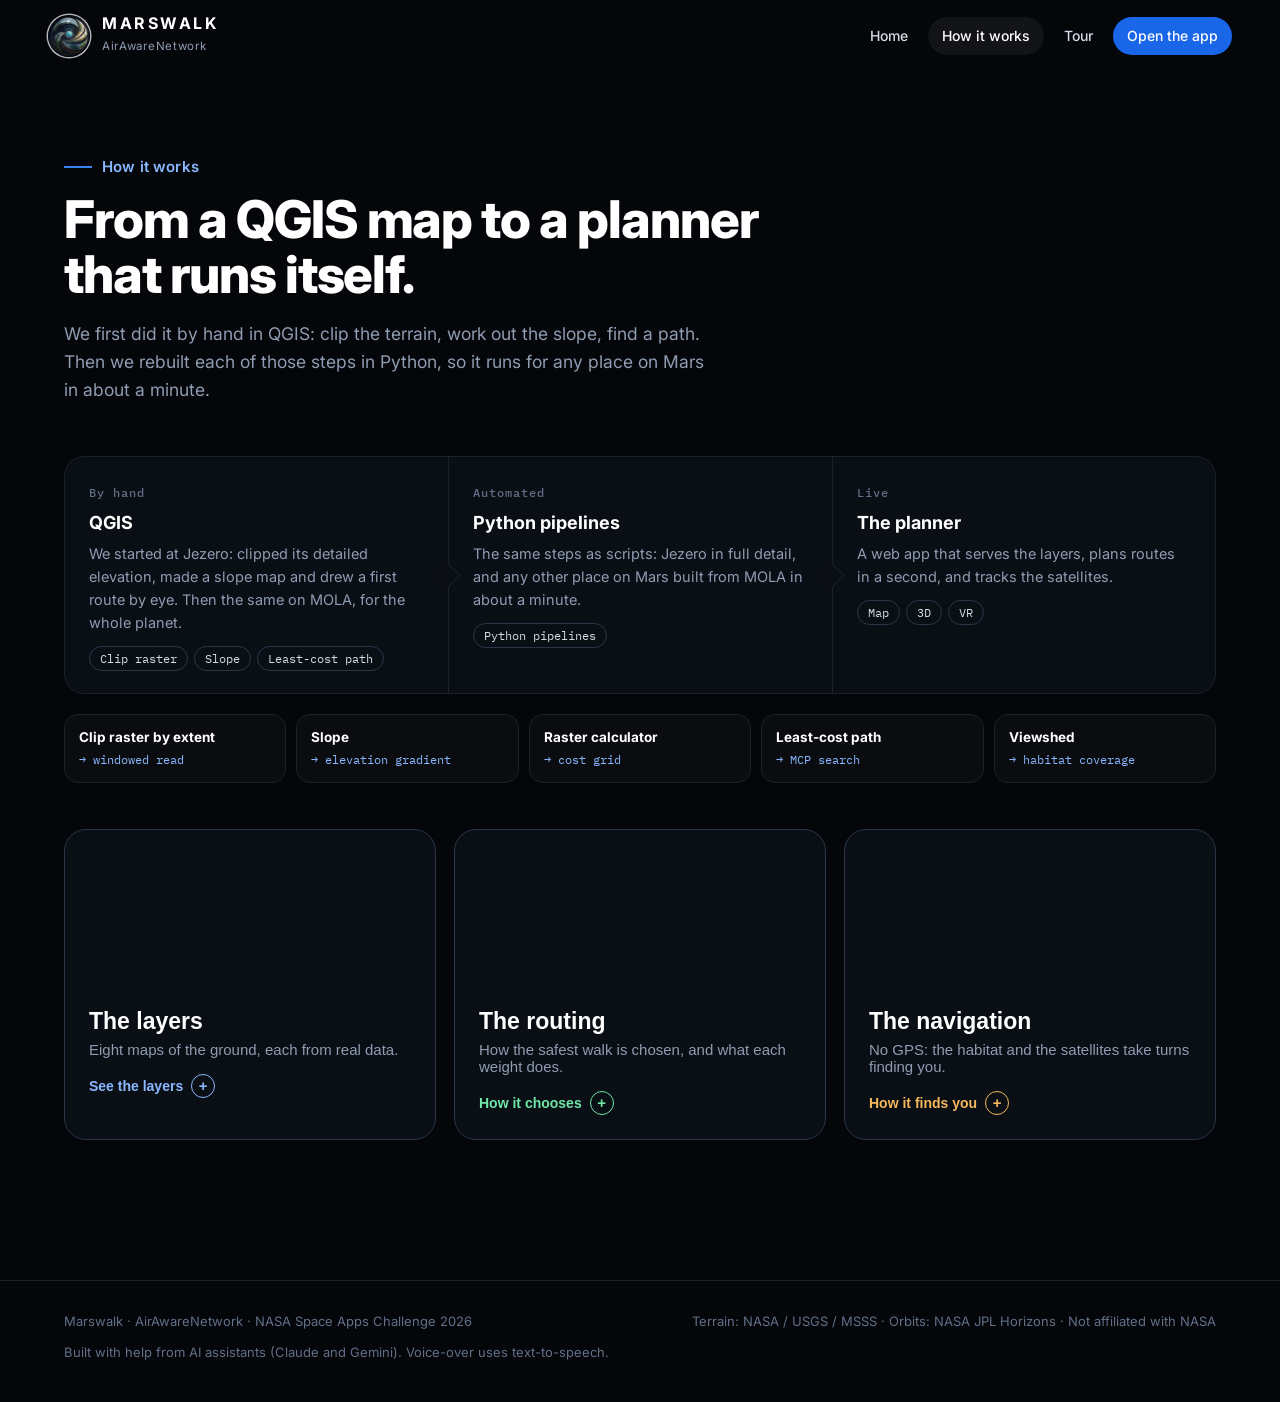
<file: web/how.html>
<!doctype html>
<html lang="en">
<head>
<meta charset="utf-8">
<meta name="viewport" content="width=device-width,initial-scale=1,viewport-fit=cover">
<meta name="theme-color" content="#04060a">
<meta name="description" content="Marswalk by AirAwareNetwork: plan a walk on Mars on real NASA terrain, or step outside and experience it in first person and VR.">
<link rel="icon" type="image/png" sizes="192x192" href="img/brand/logo-192.png?v=1794691885"><link rel="apple-touch-icon" href="img/brand/logo-192.png?v=1794691885">
<meta property="og:type" content="website">
<meta property="og:title" content="Marswalk: how it works">
<meta property="og:description" content="How Marswalk reads the ground, chooses the safest route, and keeps track of an astronaut on Mars without GPS.">
<meta property="og:image" content="https://marswalk-266019376344.europe-west1.run.app/img/shots/base.jpg">
<meta property="og:url" content="https://marswalk-266019376344.europe-west1.run.app/how.html">
<meta name="twitter:card" content="summary_large_image">
<title>Marswalk · How it works</title>
<link rel="preconnect" href="https://fonts.googleapis.com">
<link rel="preconnect" href="https://fonts.gstatic.com" crossorigin>
<link rel="stylesheet" href="https://fonts.googleapis.com/css2?family=Inter:wght@400;500;600;700;800&family=IBM+Plex+Mono:wght@400;500&display=swap">
<style>
  :root {
    --bg: #04060a; --panel: #0a0e15; --surface: #111723; --line: #1a2230; --line-2: #2b3649;
    --ink: #ffffff; --text: #d6dce7; --dim: #8f9cb1; --faint: #627087;
    --blue: #1a66e8; --blue-hi: #3b82f6; --accent: #8ab8ff; --red: #fc3d21; --live: #3ddc97; --mars: #e07a4f;
    --f-body: "Inter", system-ui, -apple-system, "Segoe UI", sans-serif; --f-mono: "IBM Plex Mono", ui-monospace, Consolas, monospace;
    color-scheme: dark;
  }
  * { box-sizing: border-box; }
  html { scroll-behavior: smooth; }
  html, body { margin: 0; background: var(--bg); color: var(--text); font: 16px/1.6 var(--f-body); -webkit-text-size-adjust: 100%; }
  a { color: inherit; }
  img { display: block; max-width: 100%; }
  :focus-visible { outline: 2px solid var(--accent); outline-offset: 3px; }
  [hidden] { display: none !important; }

  /* ---------- top bar ---------- */
  .top { position: fixed; z-index: 50; top: 0; left: 0; right: 0; display: flex; align-items: center; gap: 20px; padding: 14px clamp(16px, 4vw, 48px); transition: background 0.3s, border-color 0.3s; border-bottom: 1px solid transparent; }
  .top.solid { background: rgba(4, 6, 10, 0.86); backdrop-filter: blur(12px); border-bottom-color: var(--line); }
  .brand { display: flex; align-items: center; gap: 12px; text-decoration: none; }
  .brand img { width: 42px; height: 42px; border-radius: 50%; box-shadow: 0 0 0 2px rgba(255, 255, 255, 0.85), 0 0 20px rgba(80, 150, 255, 0.55); }
  .brand b { display: block; font-size: 16px; letter-spacing: 0.16em; text-transform: uppercase; color: var(--ink); line-height: 1.15; }
  .brand small { font-size: 11.5px; letter-spacing: 0.06em; color: var(--dim); }
  .top nav { margin-left: auto; display: flex; gap: 6px; }
  .top nav a { padding: 8px 14px; border-radius: 999px; text-decoration: none; font-size: 14px; font-weight: 500; color: var(--text); }
  .top nav a:hover { color: var(--ink); background: rgba(255, 255, 255, 0.06); }

  /* ---------- hero: Mars turning in the dark ---------- */
  .hero { touch-action: pan-y; position: relative; min-height: 100vh; min-height: 100svh; display: grid; align-items: center; padding: 110px clamp(16px, 5vw, 64px) 70px; overflow: hidden; isolation: isolate; }
  #stars, #mars { position: absolute; inset: 0; width: 100%; height: 100%; z-index: -2; }
  #mars { z-index: -1; }
  .hero::after { content: ""; position: absolute; inset: 0; z-index: -1; pointer-events: none; background: linear-gradient(90deg, rgba(4, 6, 10, 0.92) 0%, rgba(4, 6, 10, 0.55) 42%, rgba(4, 6, 10, 0) 70%), linear-gradient(0deg, var(--bg) 0%, rgba(4, 6, 10, 0) 26%); }
  .heroin { max-width: 1240px; width: 100%; margin: 0 auto; }
  .eyebrow { display: inline-flex; align-items: center; gap: 10px; font-size: 12.5px; font-weight: 700; letter-spacing: 0.2em; text-transform: uppercase; color: var(--accent); }
  .eyebrow::before { content: ""; width: 28px; height: 2px; background: var(--blue-hi); }
  h1 { margin: 18px 0 18px; max-width: 760px; font-size: clamp(42px, 7vw, 92px); line-height: 0.98; letter-spacing: -0.03em; font-weight: 800; color: var(--ink); }
  h1 em { font-style: normal; background: linear-gradient(100deg, #ffb08a, var(--mars) 45%, #c4502a); -webkit-background-clip: text; background-clip: text; color: transparent; }
  .lede { max-width: 560px; margin: 0 0 40px; font-size: clamp(16px, 1.6vw, 19px); color: var(--text); }

  /* ---------- the two ways in ---------- */
  .modes { display: grid; grid-template-columns: repeat(2, minmax(0, 1fr)); gap: 18px; max-width: 900px; }
  .mode { position: relative; display: grid; align-content: end; min-height: 300px; padding: 26px; border-radius: 22px; overflow: hidden; text-decoration: none; color: var(--ink); border: 1px solid var(--line-2); background: var(--panel); isolation: isolate; transform: translateZ(0); transition: transform 0.35s cubic-bezier(0.2, 0.8, 0.2, 1), border-color 0.35s, box-shadow 0.35s; }
  .mode:hover, .mode:focus-visible { transform: translateY(-6px); border-color: var(--c); box-shadow: 0 24px 60px rgba(0, 0, 0, 0.55), 0 0 0 1px var(--c), 0 0 60px -10px var(--c); }
  .mode .art { position: absolute; inset: 0; z-index: -2; overflow: hidden; }
  .mode::after { content: ""; position: absolute; inset: 0; z-index: -1; background: linear-gradient(0deg, rgba(4, 6, 10, 0.96) 18%, rgba(4, 6, 10, 0.35) 60%, rgba(4, 6, 10, 0.1)); }
  .mode small { font-size: 12px; font-weight: 700; letter-spacing: 0.18em; text-transform: uppercase; color: var(--c); }
  .mode b { display: block; margin: 6px 0 8px; font-size: 30px; line-height: 1.1; letter-spacing: -0.01em; }
  .mode p { margin: 0; max-width: 360px; font-size: 14.5px; line-height: 1.55; color: var(--text); }
  .mode .go { display: inline-flex; align-items: center; gap: 8px; margin-top: 18px; padding: 11px 20px; width: max-content; border-radius: 999px; background: var(--c); color: #04060a; font-weight: 700; font-size: 14.5px; }
  .mode .go svg { width: 16px; height: 16px; transition: transform 0.3s; }
  .mode:hover .go svg { transform: translateX(4px); }
  .plan { --c: #8ab8ff; }
  .exp { --c: #ff9a6b; }
  /* plan: a map with a route drawing itself */
  .plan .art img { width: 100%; height: 100%; object-fit: cover; object-position: 30% 40%; filter: saturate(0.85) brightness(0.8); transform: scale(1.15); transition: transform 6s ease-out; }
  .plan:hover .art img { transform: scale(1.22); }
  .plan .art svg { position: absolute; inset: 0; width: 100%; height: 100%; }
  .route { fill: none; stroke: #6EE7A8; stroke-width: 3.5; stroke-linecap: round; stroke-linejoin: round; stroke-dasharray: 900; stroke-dashoffset: 900; animation: draw 4.5s 0.6s cubic-bezier(0.6, 0, 0.2, 1) forwards; filter: drop-shadow(0 0 6px rgba(110, 231, 168, 0.7)); }
  .halo { fill: none; stroke: #8ab8ff; stroke-opacity: 0.28; stroke-width: 16; stroke-linecap: round; stroke-linejoin: round; stroke-dasharray: 900; stroke-dashoffset: 900; animation: draw 4.5s 0.6s cubic-bezier(0.6, 0, 0.2, 1) forwards; }
  .pin { fill: #1a66e8; stroke: #fff; stroke-width: 2.5; }
  .pin.h { fill: #fff; stroke: #1a66e8; }
  .sat { fill: #F5B85B; filter: drop-shadow(0 0 8px #F5B85B); animation: blink 2.4s ease-in-out infinite; }
  @keyframes draw { to { stroke-dashoffset: 0; } }
  @keyframes blink { 50% { opacity: 0.35; } }
  /* experience: the ground tilted away like a horizon, with the visor's dot */
  .exp .art { perspective: 600px; background: linear-gradient(180deg, #d9a77c 0%, #c98a5f 32%, #6b3b25 33%); }
  .exp .art img { position: absolute; left: -30%; width: 160%; top: 30%; height: 120%; object-fit: cover; transform-origin: 50% 0; transform: rotateX(62deg); filter: sepia(0.35) saturate(1.3) hue-rotate(-12deg) brightness(0.95); animation: walk 18s linear infinite; }
  @keyframes walk { from { object-position: 50% 0%; } to { object-position: 50% 100%; } }
  .exp .art::before { content: ""; position: absolute; left: 0; right: 0; top: 24%; height: 18%; z-index: 1; background: linear-gradient(180deg, rgba(217, 167, 124, 0), rgba(217, 167, 124, 0.85) 45%, rgba(217, 167, 124, 0)); }
  .exp .art::after { content: ""; position: absolute; inset: 0; z-index: 2; background: radial-gradient(ellipse 80% 90% at 50% 45%, transparent 55%, rgba(4, 6, 10, 0.7) 100%); }
  .reticle { position: absolute; z-index: 3; left: 50%; top: 21%; width: 26px; height: 26px; margin: -13px; border-radius: 50%; border: 2.5px solid rgba(255, 255, 255, 0.9); box-shadow: 0 0 0 3px rgba(0, 0, 0, 0.3); }
  .reticle::after { content: ""; position: absolute; left: 50%; top: 50%; width: 5px; height: 5px; margin: -2.5px; border-radius: 50%; background: #fff; }
  .chips { position: absolute; z-index: 3; top: 18px; right: 18px; display: flex; gap: 6px; }
  .chips span { padding: 4px 10px; border-radius: 999px; background: rgba(4, 6, 10, 0.72); border: 1px solid rgba(255, 255, 255, 0.18); font: 600 11px var(--f-mono); letter-spacing: 0.04em; color: #fff; }
  .scroll { position: absolute; left: 50%; bottom: 22px; transform: translateX(-50%); display: grid; justify-items: center; gap: 6px; font-size: 11.5px; letter-spacing: 0.16em; text-transform: uppercase; color: var(--faint); text-decoration: none; }
  .scroll i { width: 1px; height: 34px; background: linear-gradient(var(--accent), transparent); animation: drop 2s ease-in-out infinite; }
  @keyframes drop { 0% { transform: scaleY(0); transform-origin: top; } 50% { transform: scaleY(1); transform-origin: top; } 51% { transform-origin: bottom; } 100% { transform: scaleY(0); transform-origin: bottom; } }

  /* ---------- sections ---------- */
  section { padding: clamp(80px, 11vw, 140px) clamp(16px, 5vw, 64px); }
  .wrap { max-width: 1240px; margin: 0 auto; }
  h2 { margin: 14px 0 18px; max-width: 760px; font-size: clamp(30px, 4.2vw, 52px); line-height: 1.05; letter-spacing: -0.02em; font-weight: 800; color: var(--ink); }
  .intro { max-width: 640px; margin: 0 0 52px; font-size: 17.5px; color: var(--dim); }
  .reveal { opacity: 0; transform: translateY(28px); transition: opacity 0.8s ease, transform 0.8s cubic-bezier(0.2, 0.8, 0.2, 1); }
  .reveal.in { opacity: 1; transform: none; }
  /* no GPS: three steps */
  .steps { display: grid; grid-template-columns: repeat(3, minmax(0, 1fr)); gap: 18px; counter-reset: s; }
  .step { position: relative; padding: 28px 26px 26px; border-radius: 20px; background: var(--panel); border: 1px solid var(--line); counter-increment: s; }
  .step::before { content: "0" counter(s); font: 500 13px var(--f-mono); color: var(--faint); }
  .step .ic { width: 52px; height: 52px; margin: 18px 0 18px; display: grid; place-items: center; border-radius: 14px; background: var(--c); color: #04060a; box-shadow: 0 0 40px -6px var(--c); }
  .step .ic svg { width: 28px; height: 28px; }
  .step b { display: block; font-size: 20px; color: var(--ink); margin-bottom: 8px; }
  .step p { margin: 0; color: var(--dim); font-size: 15px; }
  .step .meter { margin-top: 20px; height: 6px; border-radius: 3px; background: var(--line); overflow: hidden; }
  .step .meter i { display: block; height: 100%; width: var(--w); background: var(--c); border-radius: 3px; }
  .step .meter + small { display: block; margin-top: 8px; font: 12px var(--f-mono); color: var(--faint); }
  /* data */
  .data { display: grid; grid-template-columns: repeat(3, minmax(0, 1fr)); gap: 1px; background: var(--line); border: 1px solid var(--line); border-radius: 20px; overflow: hidden; }
  .data div { padding: 26px 24px; background: var(--bg); }
  .data b { display: block; font-size: 17px; color: var(--ink); }
  .data span { display: block; margin: 2px 0 10px; font: 12.5px var(--f-mono); color: var(--accent); }
  .data p { margin: 0; font-size: 14.5px; color: var(--dim); }
  /* who */
  .who { display: grid; grid-template-columns: 300px minmax(0, 1fr); gap: clamp(30px, 6vw, 80px); align-items: center; }
  .badge { position: relative; aspect-ratio: 1; display: grid; place-items: center; }
  .badge::before { content: ""; position: absolute; inset: 6%; border-radius: 50%; background: radial-gradient(circle, rgba(59, 130, 246, 0.35), transparent 65%); filter: blur(10px); }
  /* the full AirAwareNetwork artwork: the planet sits free in its own starfield, which fades into the page */
  .badge img { position: relative; width: 112%; height: auto; aspect-ratio: 1; max-width: none; -webkit-mask-image: radial-gradient(circle closest-side, #000 66%, transparent 98%); mask-image: radial-gradient(circle closest-side, #000 66%, transparent 98%); }
  /* a relay satellite on a tilted orbit: it passes behind the logo on the far side and in front of it on the near side */
  .badge .orb { position: absolute; inset: -14%; width: 128%; height: 128%; overflow: visible; pointer-events: none; }
  .badge .orb.back { z-index: 0; } .badge .orb.front { z-index: 2; }
  .badge img { z-index: 1; }
  .badge .orb { inset: -10%; width: 120%; height: 120%; }
  @keyframes spin { to { transform: rotate(360deg); } }
  .who p { margin: 0 0 16px; font-size: 17px; color: var(--text); max-width: 640px; }
  .builder { display: flex; gap: 16px; align-items: flex-start; max-width: 640px; margin: 6px 0 22px; padding: 18px 20px; border-radius: 18px; background: var(--panel); border: 1px solid var(--line-2); }
  .builder .av { flex: none; display: grid; place-items: center; width: 48px; height: 48px; border-radius: 50%; background: linear-gradient(135deg, #3b82f6, #3ddc97); color: #04060a; font: 800 16px var(--f-body); letter-spacing: 0.04em; box-shadow: 0 0 24px -6px #3b82f6; }
  .builder small { display: block; font-size: 11.5px; font-weight: 700; letter-spacing: 0.16em; text-transform: uppercase; color: var(--accent); }
  .builder b { display: block; font-size: 19px; color: var(--ink); margin: 2px 0 4px; }
  .who .builder p { margin: 0; font-size: 15px; line-height: 1.5; color: var(--dim); }
  .facts { display: flex; flex-wrap: wrap; gap: 8px; margin: 0 0 22px; }
  .facts span { display: inline-flex; align-items: center; gap: 8px; padding: 7px 14px; border-radius: 999px; background: rgba(255, 255, 255, 0.04); border: 1px solid var(--line-2); font-size: 13.5px; font-weight: 600; color: var(--ink); }
  .facts i { width: 8px; height: 8px; border-radius: 50%; background: var(--c); box-shadow: 0 0 10px var(--c); }
  .who p.lead { font-size: clamp(19px, 2vw, 23px); line-height: 1.45; color: var(--ink); }
  .who p.lead b { background: linear-gradient(100deg, #8ab8ff, #3ddc97); -webkit-background-clip: text; background-clip: text; color: transparent; }
  .who p em { font-style: normal; color: var(--ink); }
  .visit { display: inline-flex; align-items: center; gap: 10px; margin-top: 10px; padding: 13px 22px; border-radius: 999px; background: var(--blue); color: #fff; text-decoration: none; font-weight: 700; font-size: 15px; box-shadow: 0 0 34px -8px var(--blue-hi); transition: transform 0.3s, box-shadow 0.3s; }
  .visit svg { width: 16px; height: 16px; transition: transform 0.3s; }
  .visit:hover { transform: translateY(-2px); box-shadow: 0 0 44px -6px var(--blue-hi); }
  .visit:hover svg { transform: translate(2px, -2px); }
  .stack { display: flex; flex-wrap: wrap; gap: 8px; margin-top: 26px; }
  .stack span { padding: 7px 13px; border-radius: 999px; border: 1px solid var(--line-2); font-size: 13.5px; color: var(--text); }
  /* end */
  .final { text-align: center; padding-bottom: 60px; }
  .final h2 { margin-left: auto; margin-right: auto; }
  .final .modes { margin: 40px auto 0; }
  .links { display: flex; justify-content: center; flex-wrap: wrap; gap: 10px; margin-top: 34px; }
  .links a { display: inline-flex; align-items: center; gap: 8px; padding: 11px 18px; border-radius: 999px; border: 1px solid var(--line-2); text-decoration: none; font-size: 14.5px; font-weight: 500; }
  .links a:hover { border-color: var(--accent); color: var(--ink); }
  footer { padding: 30px clamp(16px, 5vw, 64px) 40px; border-top: 1px solid var(--line); display: flex; flex-wrap: wrap; gap: 10px 24px; justify-content: space-between; font-size: 13px; color: var(--faint); }



  /* ---------- how it works: three cards that open ---------- */
  .flow { display: grid; grid-template-columns: repeat(3, minmax(0, 1fr)); gap: 0; margin: 0 0 46px; border: 1px solid var(--line); border-radius: 20px; overflow: hidden; background: var(--panel); }
  .flow > div { position: relative; padding: 22px 24px; }
  .flow > div + div { border-left: 1px solid var(--line); }
  .flow > div + div::before { content: ""; position: absolute; left: -9px; top: 50%; width: 16px; height: 16px; margin-top: -8px; transform: rotate(45deg); background: var(--panel); border-top: 1px solid var(--line); border-right: 1px solid var(--line); }
  .flow small { font: 500 12px var(--f-mono); color: var(--faint); letter-spacing: 0.08em; }
  .flow b { display: block; margin: 4px 0 4px; font-size: 18px; color: var(--ink); }
  .flow p { margin: 0; font-size: 14.5px; color: var(--dim); }
  .flow .tool { display: flex; flex-wrap: wrap; gap: 6px; margin-top: 12px; }
  .flow .tool span { padding: 4px 10px; border-radius: 999px; border: 1px solid var(--line-2); font: 12px var(--f-mono); color: var(--text); }
  .map { margin: -26px 0 46px; display: grid; grid-template-columns: repeat(5, minmax(0, 1fr)); gap: 10px; }
  .map div { padding: 12px 14px; border-radius: 14px; background: rgba(255, 255, 255, 0.025); border: 1px solid var(--line); font-size: 13px; color: var(--dim); }
  .map div b { display: block; font-size: 13.5px; color: var(--ink); }
  .map div i { font-style: normal; font: 12px var(--f-mono); color: var(--accent); }

  .cards { display: grid; grid-template-columns: repeat(3, minmax(0, 1fr)); gap: 18px; }
  .card { position: relative; display: flex; flex-direction: column; text-align: left; padding: 0; border-radius: 22px; border: 1px solid var(--line-2); background: var(--panel); color: var(--text); cursor: pointer; overflow: hidden; transition: transform 0.35s cubic-bezier(0.2, 0.8, 0.2, 1), border-color 0.3s, box-shadow 0.35s; }
  .card:hover { transform: translateY(-4px); border-color: var(--c); }
  .card[aria-expanded="true"] { border-color: var(--c); box-shadow: 0 0 0 1px var(--c), 0 30px 80px -30px var(--c); }
  .card .art { height: 150px; position: relative; background: radial-gradient(ellipse at 50% 120%, color-mix(in srgb, var(--c) 30%, transparent), transparent 70%), #070a10; border-bottom: 1px solid var(--line); }
  .card .art svg { position: absolute; inset: 0; width: 100%; height: 100%; }
  .card .tx { padding: 22px 24px 24px; }
  .card small { font-size: 12px; font-weight: 700; letter-spacing: 0.18em; text-transform: uppercase; color: var(--c); }
  .card b { display: block; margin: 6px 0 6px; font-size: 23px; color: var(--ink); }
  .card p { margin: 0; font-size: 15px; color: var(--dim); }
  .card .open { display: inline-flex; align-items: center; gap: 8px; margin-top: 16px; font-weight: 700; font-size: 14px; color: var(--c); }
  .card .open::after { content: "+"; display: grid; place-items: center; width: 22px; height: 22px; border-radius: 50%; border: 1.5px solid var(--c); font-size: 15px; line-height: 1; transition: transform 0.3s; }
  .card[aria-expanded="true"] .open::after { transform: rotate(45deg); }
  .lay { --c: #8ab8ff; } .rou { --c: #6EE7A8; } .nav { --c: #F5B85B; }

  .panel { display: grid; grid-template-rows: 0fr; transition: grid-template-rows 0.5s cubic-bezier(0.2, 0.8, 0.2, 1), margin 0.5s; margin-top: 0; }
  .panel.on { grid-template-rows: 1fr; margin-top: 18px; }
  .panel > div { overflow: hidden; }
  .pane { display: none; padding: 30px; border-radius: 22px; border: 1px solid var(--line-2); background: linear-gradient(180deg, #0c1220, var(--panel)); }
  .pane.on { display: block; animation: rise 0.5s cubic-bezier(0.2, 0.8, 0.2, 1); }
  @keyframes rise { from { opacity: 0; transform: translateY(14px); } }
  .pane h3 { margin: 0 0 6px; font-size: 26px; color: var(--ink); letter-spacing: -0.01em; }
  .pane > p { margin: 0 0 24px; max-width: 760px; color: var(--dim); }

  /* layers */
  .lays { display: grid; grid-template-columns: repeat(4, minmax(0, 1fr)); gap: 12px; }
  .lays div { padding: 16px; border-radius: 16px; background: var(--surface); border: 1px solid var(--line); }
  .lays i { display: block; height: 8px; border-radius: 4px; margin-bottom: 12px; }
  .lays b { display: block; color: var(--ink); font-size: 15.5px; }
  .lays span { display: block; font: 11.5px var(--f-mono); color: var(--accent); margin: 2px 0 6px; }
  .lays p { margin: 0; font-size: 13.5px; color: var(--dim); }

  /* routing */

  /* navigation */
  .ngrid { display: grid; grid-template-columns: repeat(2, minmax(0, 1fr)); gap: 12px; margin-bottom: 18px; }
  .src { display: flex; gap: 14px; padding: 16px 18px; border-radius: 16px; background: var(--surface); border: 1px solid var(--line); transition: border-color 0.3s, box-shadow 0.3s; }
  .src.live { border-color: var(--k); box-shadow: 0 0 0 1px var(--k), 0 0 40px -16px var(--k); }
  .src .dot { flex: none; width: 12px; height: 12px; margin-top: 6px; border-radius: 50%; background: var(--line-2); }
  .src.live .dot { background: var(--k); box-shadow: 0 0 12px var(--k); }
  .src b { display: block; color: var(--ink); }
  .src p { margin: 2px 0 0; font-size: 14px; color: var(--dim); }
  .src em { display: block; margin-top: 6px; font: 12px var(--f-mono); font-style: normal; color: var(--k); }
  .scene { position: relative; border-radius: 18px; overflow: hidden; border: 1px solid var(--line); background: radial-gradient(ellipse at 70% 0%, #0f1a2e 0%, #05080e 70%); }
  .scene svg { display: block; width: 100%; height: auto; }
  .part .hit { fill: transparent; }
  .ring { display: none; }
  .lbl { font: 600 13px var(--f-body); fill: var(--dim); }
  .link { fill: none; stroke-width: 2.5; stroke-linecap: round; transition: opacity 0.4s; }
  .link.flow2 { stroke-dasharray: 2 10; animation: flw 1s linear infinite; }
  @keyframes flw { to { stroke-dashoffset: -12; } }
  .link.off { opacity: 0.1; animation: none; }
  .ctl { display: grid; grid-template-columns: minmax(0, 1fr) auto; gap: 18px; align-items: center; margin-top: 16px; }
  .ctl label { display: grid; gap: 8px; font-size: 13.5px; color: var(--dim); }
  .ctl input[type=range] { width: 100%; accent-color: #F5B85B; }
  .ctl button { padding: 11px 20px; border-radius: 999px; border: 0; background: #F5B85B; color: #04060a; font-weight: 700; font-size: 14.5px; cursor: pointer; white-space: nowrap; }
  .ctl button:disabled { opacity: 0.45; cursor: default; }
  .now { margin-top: 14px; padding: 14px 18px; border-radius: 14px; background: #070a10; border: 1px solid var(--line); font-size: 15px; color: var(--text); }
  .now b { color: var(--ink); }

  @media (max-width: 960px) {
    .flow, .cards { grid-template-columns: 1fr; }
    .flow > div + div { border-left: 0; border-top: 1px solid var(--line); }
    .flow > div + div::before { left: 50%; top: -9px; margin: 0 0 0 -8px; transform: rotate(135deg); }
    .map { grid-template-columns: repeat(2, minmax(0, 1fr)); }
    .lays { grid-template-columns: repeat(2, minmax(0, 1fr)); }
  }
  @media (max-width: 560px) {
    .lays, .ngrid { grid-template-columns: 1fr; }
    .pane { padding: 22px 18px; }
    .ctl { grid-template-columns: 1fr; }
    .card .art { height: 120px; }
  }
  @media (prefers-reduced-motion: reduce) { .link.flow2 { animation: none; } .pane.on { animation: none; } .panel { transition: none; } }


  /* routing: the formula, a square to try, and the detour */
  #nogps .lab { display: grid; grid-template-columns: minmax(0, 1.25fr) minmax(0, 1fr); gap: 18px; margin-bottom: 22px; }
  #nogps .labin, #nogps .out, #nogps .why { padding: 22px; border-radius: 20px; background: var(--surface); border: 1px solid var(--line); }
  #nogps h4 { margin: 0 0 14px; font-size: 17px; color: var(--ink); }
  #nogps .sl { display: grid; gap: 8px; font-size: 14px; color: var(--dim); }
  #nogps .sl b { color: #6EE7A8; font-family: var(--f-mono); }
  #nogps .sl input { width: 100%; accent-color: #6EE7A8; }
  #nogps .tg { display: flex; flex-wrap: wrap; gap: 8px; margin: 16px 0 0; }
  #nogps .tg button { padding: 8px 14px; border-radius: 999px; border: 1px solid var(--line-2); background: transparent; cursor: pointer; font-size: 13.5px; font-weight: 600; color: var(--dim); }
  #nogps .tg button[aria-pressed="true"] { background: rgba(242, 184, 75, 0.14); border-color: #f2b84b; color: #ffd98a; }
  #nogps .out { display: flex; flex-direction: column; justify-content: center; text-align: center; background: radial-gradient(ellipse at 50% 0%, color-mix(in srgb, var(--k, #6EE7A8) 22%, transparent), transparent 70%), var(--surface); transition: background 0.4s; }
  #nogps .out small { font-size: 13px; color: var(--dim); }
  #nogps .out b { font: 800 clamp(44px, 6vw, 64px) var(--f-mono); color: var(--k, #6EE7A8); line-height: 1.1; transition: color 0.3s; }
  #nogps .out span { font-size: 15px; color: var(--text); }
  #nogps .out .meter { margin-top: 16px; height: 8px; border-radius: 4px; background: var(--line); overflow: hidden; }
  #nogps .out .meter i { display: block; height: 100%; width: 0; background: var(--k, #6EE7A8); border-radius: 4px; transition: width 0.4s, background 0.3s; }
  #nogps .paths { display: grid; grid-template-columns: 1fr 1fr; gap: 12px; }
  #nogps .path { padding: 16px; border-radius: 14px; border: 1px solid var(--line-2); background: #070a10; transition: border-color 0.3s, box-shadow 0.3s; }
  #nogps .path.win { border-color: #6EE7A8; box-shadow: 0 0 0 1px #6EE7A8, 0 0 40px -18px #6EE7A8; }
  #nogps .path small { display: block; font-size: 13px; color: var(--dim); }
  #nogps .path b { display: block; margin: 2px 0; color: var(--ink); }
  #nogps .path span { font: 600 15px var(--f-mono); color: var(--text); }
  #nogps .path.win span { color: #6EE7A8; }
  #nogps .why > p { margin: 14px 0 0; color: var(--dim); font-size: 15px; }
  /* navigation: play and timeline */
  #nogps .ctl { grid-template-columns: auto minmax(0, 1fr) auto; }
  #nogps .play { display: inline-flex; align-items: center; gap: 10px; padding: 12px 22px 12px 16px; border-radius: 999px; border: 0; background: var(--blue); color: #fff; font-weight: 700; font-size: 15px; cursor: pointer; box-shadow: 0 0 30px -8px var(--blue-hi); }
  #nogps .play svg { width: 18px; height: 18px; }
  #nogps .play[aria-pressed="true"] { background: #2a3a5c; box-shadow: none; }
  @media (max-width: 960px) { #nogps .lab { grid-template-columns: 1fr; } }
  @media (max-width: 760px) {
    #nogps .ctl { grid-template-columns: 1fr; }
    #nogps .play { justify-content: center; }
    #nogps .paths { grid-template-columns: 1fr; }
  }

  #nogps .simple { list-style: none; display: grid; grid-template-columns: repeat(3, minmax(0, 1fr)); gap: 12px; margin: 6px 0 22px; padding: 0; }
  #nogps .simple li { display: flex; gap: 14px; align-items: center; padding: 18px; border-radius: 16px; background: #070a10; border: 1px solid var(--line); font-size: 16px; color: var(--text); }
  #nogps .simple b { flex: none; display: grid; place-items: center; width: 38px; height: 38px; border-radius: 12px; background: #6EE7A8; color: #04060a; font: 700 17px var(--f-mono); }
  #nogps .doubtC, #doubtC { display: none; }
  @media (max-width: 760px) { #nogps .simple { grid-template-columns: 1fr; } }

  @media (max-width: 860px) {
    .top nav { display: none; }
    .hero { align-items: end; padding-top: 96px; }
    .hero::after { background: linear-gradient(0deg, rgba(4, 6, 10, 0.96) 0%, rgba(4, 6, 10, 0.7) 55%, rgba(4, 6, 10, 0.15) 100%); }
    .modes, .steps, .data { grid-template-columns: 1fr; }
    .mode { min-height: 220px; padding: 22px; }
    .mode b { font-size: 26px; }
    .who { grid-template-columns: 1fr; }
    .badge { width: 220px; margin: 0 auto; }
    .scroll { display: none; }
  }
  @media (prefers-reduced-motion: reduce) {
    html { scroll-behavior: auto; }
    .reveal { opacity: 1; transform: none; transition: none; }
    .route, .halo { animation: none; stroke-dashoffset: 0; }
    .exp .art img, .sat, .scroll i { animation: none; }
  }

  /* restraint: quieter labels, fewer glows, one accent moment per page */
  .eyebrow { text-transform: none !important; letter-spacing: 0.01em !important; font-size: 15px !important; font-weight: 600 !important; }
  .brand img { box-shadow: 0 0 0 1.5px rgba(255, 255, 255, 0.7) !important; }
  .mode:hover, .mode:focus-visible { box-shadow: 0 24px 60px rgba(0, 0, 0, 0.55), 0 0 0 1px var(--c) !important; }
  .step .ic, #nogps .simple b, .card .ic { box-shadow: none !important; }
  .visit { box-shadow: none !important; }
  .card[aria-expanded="true"] { box-shadow: 0 0 0 1px var(--c) !important; }
  .facts i { box-shadow: none !important; }
  .navcta { background: var(--blue) !important; color: #fff !important; }
  .navcta:hover { background: var(--blue-hi) !important; }
  .top nav a[aria-current="page"] { color: var(--ink); background: rgba(255, 255, 255, 0.06); }
  @media (max-width: 860px) { .top nav { display: flex !important; } .top nav a:not(.navcta) { display: none; } }
  .top { transition: transform 0.35s ease, background 0.3s, border-color 0.3s !important; }
  .top.hide { transform: translateY(-110%); }
  @media (prefers-reduced-motion: reduce) { .top { transition: none !important; } }
</style>
</head>
<body>
<header class="top" id="top">
  <a class="brand" href="/" aria-label="Marswalk home"><img src="img/brand/logo-192.png" alt="" width="42" height="42"><span><b>Marswalk</b><small>AirAwareNetwork</small></span></a>
  <nav aria-label="Pages"><a href="/">Home</a><a href="how.html" aria-current="page">How it works</a><a href="tour.html">Tour</a><a class="navcta" href="globe.html">Open the app</a></nav>
</header>

<main>
  <section id="nogps" style="padding-top: clamp(110px, 12vw, 150px)">
    <div class="wrap">
      <span class="eyebrow reveal">How it works</span>
      <h2 class="reveal">From a QGIS map to a planner that runs itself.</h2>
      <p class="intro reveal">We first did it by hand in QGIS: clip the terrain, work out the slope, find a path. Then we rebuilt each of those steps in Python, so it runs for any place on Mars in about a minute.</p>

      <div class="flow reveal">
        <div><small>By hand</small><b>QGIS</b><p>We started at Jezero: clipped its detailed elevation, made a slope map and drew a first route by eye. Then the same on MOLA, for the whole planet.</p><div class="tool"><span>Clip raster</span><span>Slope</span><span>Least-cost path</span></div></div>
        <div><small>Automated</small><b>Python pipelines</b><p>The same steps as scripts: Jezero in full detail, and any other place on Mars built from MOLA in about a minute.</p><div class="tool"><span>Python pipelines</span></div></div>
        <div><small>Live</small><b>The planner</b><p>A web app that serves the layers, plans routes in a second, and tracks the satellites.</p><div class="tool"><span>Map</span><span>3D</span><span>VR</span></div></div>
      </div>
      <div class="map reveal">
        <div><b>Clip raster by extent</b><i>→ windowed read</i></div>
        <div><b>Slope</b><i>→ elevation gradient</i></div>
        <div><b>Raster calculator</b><i>→ cost grid</i></div>
        <div><b>Least-cost path</b><i>→ MCP search</i></div>
        <div><b>Viewshed</b><i>→ habitat coverage</i></div>
      </div>

      <div class="cards steps reveal">
        <button class="card lay" type="button" aria-expanded="false" data-pane="pLay"><div class="art"><svg viewBox="0 0 300 150" preserveAspectRatio="xMidYMid slice" aria-hidden="true"><g transform="translate(150 92)">
<path d="M-90 20 L0 -12 L90 20 L0 52 Z" fill="#1d2a44" stroke="#3b82f6" stroke-opacity=".5"/>
<path d="M-90 4 L0 -28 L90 4 L0 36 Z" fill="#2a3b5e" stroke="#8ab8ff" stroke-opacity=".6"/>
<path d="M-90 -12 L0 -44 L90 -12 L0 20 Z" fill="url(#lg1)" stroke="#cfe0ff" stroke-opacity=".8"/></g>
<defs><linearGradient id="lg1" x1="0" x2="1"><stop offset="0" stop-color="#2878dc"/><stop offset=".5" stop-color="#dcd250"/><stop offset="1" stop-color="#e07a4f"/></linearGradient></defs></svg></div><div class="tx"><b>The layers</b><p>Eight maps of the ground, each from real data.</p><span class="open">See the layers</span></div></button>
        <button class="card rou" type="button" aria-expanded="false" data-pane="pRou"><div class="art"><svg viewBox="0 0 300 150" preserveAspectRatio="xMidYMid slice" aria-hidden="true">
<g opacity=".35" stroke="#6EE7A8" stroke-width=".6"><path d="M0 0V150"/><path d="M20 0V150"/><path d="M40 0V150"/><path d="M60 0V150"/><path d="M80 0V150"/><path d="M100 0V150"/><path d="M120 0V150"/><path d="M140 0V150"/><path d="M160 0V150"/><path d="M180 0V150"/><path d="M200 0V150"/><path d="M220 0V150"/><path d="M240 0V150"/><path d="M260 0V150"/><path d="M280 0V150"/><path d="M300 0V150"/><path d="M0 0H300"/><path d="M0 20H300"/><path d="M0 40H300"/><path d="M0 60H300"/><path d="M0 80H300"/><path d="M0 100H300"/><path d="M0 120H300"/><path d="M0 140H300"/></g>
<path d="M120 40 h40 v40 h-40z M180 80 h40 v40 h-40z" fill="#c8283c" opacity=".55"/>
<path class="draw" d="M40 120 C 90 120, 100 90, 110 70 S 170 40, 175 65 S 240 70, 262 30" fill="none" stroke="#6EE7A8" stroke-width="4" stroke-linecap="round"/>
<circle cx="40" cy="120" r="7" fill="#fff"/><circle cx="262" cy="30" r="7" fill="#1a66e8" stroke="#fff" stroke-width="2"/></svg></div><div class="tx"><b>The routing</b><p>How the safest walk is chosen, and what each weight does.</p><span class="open">How it chooses</span></div></button>
        <button class="card nav" type="button" aria-expanded="false" data-pane="pNav"><div class="art"><svg viewBox="0 0 300 150" preserveAspectRatio="xMidYMid slice" aria-hidden="true">
<path d="M-10 70 Q 150 -30 310 70" fill="none" stroke="#2b3649" stroke-dasharray="3 6"/>
<path d="M0 135 L 70 128 C 110 120, 130 80, 160 78 C 190 80, 200 118, 240 124 L 300 128 L300 150 L0 150Z" fill="#7a3a20"/>
<path d="M60 112 L 230 104" stroke="#3ddc97" stroke-width="2" stroke-dasharray="3 6" opacity=".5"/>
<path d="M200 30 L 230 102" stroke="#F5B85B" stroke-width="2.5" stroke-dasharray="3 6"/>
<path d="M48 126 v-10 a12 9 0 0 1 24 0 v10z" fill="#d6dce7"/><path d="M60 108 v-12" stroke="#d6dce7" stroke-width="2"/><circle cx="60" cy="94" r="3" fill="#3ddc97"/>
<circle cx="232" cy="110" r="5" fill="#fff"/><circle cx="232" cy="110" r="16" fill="none" stroke="#8ab8ff" stroke-opacity=".6" stroke-dasharray="2 3"/>
<g transform="translate(200 28)"><rect x="-16" y="-4" width="11" height="8" fill="#1d4ed8" stroke="#93c5fd"/><rect x="5" y="-4" width="11" height="8" fill="#1d4ed8" stroke="#93c5fd"/><rect x="-5" y="-6" width="10" height="12" rx="1.5" fill="#F5B85B"/></g></svg></div><div class="tx"><b>The navigation</b><p>No GPS: the habitat and the satellites take turns finding you.</p><span class="open">How it finds you</span></div></button>
      </div>

      <div class="panel" id="panel"><div>
        <div class="pane" id="pLay">
          <h3>The layers</h3>
          <p>Turn any of these on over the map. The planner reads them too.</p>
          <div class="lays">
            <div><i style="background:linear-gradient(90deg,#2b5aa8,#5fb27a,#e0c060,#c0603a,#fff)"></i><b>Elevation</b><span>MOLA · CTX DTM</span><p>Height of the ground, shaded.</p></div>
            <div><i style="background:linear-gradient(90deg,#3cc878,#ebdc50,#f59632,#d71e2d)"></i><b>Slope</b><span>CTX 20 m · HiRISE 1 m</span><p>How steep each spot is. The one that matters most.</p></div>
            <div><i style="background:linear-gradient(90deg,#2878dc,#6e3caa,#dc506e,#ffc85a)"></i><b>Radiation</b><span>Curiosity RAD</span><p>Dose from the air above you and the open sky.</p></div>
            <div><i style="background:linear-gradient(90deg,#3cdceb,#f0be46,#e6323c)"></i><b>Relay blind spots</b><span>JPL Horizons</span><p>Where hills hide the satellites for much of the day.</p></div>
            <div><i style="background:linear-gradient(90deg,#3ddc97,#1a6e4a)"></i><b>Habitat radio</b><span>MOLA line of sight</span><p>Everywhere the habitat's mast can see you.</p></div>
            <div><i style="background:linear-gradient(90deg,#0b1020,#3a4560,#f5d58a)"></i><b>Sun &amp; shadow</b><span>JPL Horizons Sun</span><p>Real shadows at the hour you walk.</p></div>
            <div><i style="background:linear-gradient(90deg,#2a3d9a,#8a5ab0,#f07a4a,#ffd27a)"></i><b>Ground temperature</b><span>THEMIS · TES</span><p>How cold the ground is, through one Mars day.</p></div>
            <div><i style="background:linear-gradient(90deg,#1ea078,#dcd250,#f07832,#c8283c,#19050f)"></i><b>Planner cost</b><span>all of the above</span><p>What the planner sees with your weights.</p></div>
          </div>
        </div>

        <div class="pane" id="pRou">
          <h3>How we pick the path</h3>
          <ol class="simple">
            <li><b>1</b><span>We cut the map into small squares, 20 m each.</span></li>
            <li><b>2</b><span>Every square gets a score. Flat and safe is low. Steep or risky is high.</span></li>
            <li><b>3</b><span>The computer finds the path with the lowest total score.</span></li>
          </ol>
          <div class="lab">
            <div class="labin">
              <h4>Try it on one square</h4>
              <label class="sl" for="cSlope"><span>How steep is it? <b id="cSlopeV">6°</b></span><input id="cSlope" type="range" min="0" max="30" value="6"></label>
              <div class="tg" role="group" aria-label="Anything else risky here?">
                <button type="button" data-h="radiation" aria-pressed="false">More radiation</button>
                <button type="button" data-h="comms" aria-pressed="false">No satellite signal</button>
                <button type="button" data-h="shadow" aria-pressed="false">In shadow</button>
                <button type="button" data-h="cold" aria-pressed="false">Very cold</button>
              </div>
            </div>
            <div class="out" id="out">
              <small>Score</small>
              <b id="price">1</b>
              <span id="priceTx">Easy. The path goes here.</span>
              <div class="meter"><i id="priceBar"></i></div>
            </div>
          </div>
          <div class="why">
            <h4>That is why the path bends</h4>
            <div class="paths">
              <div class="path" id="pathA"><small>Straight over a hill</small><b>1 km, steep</b><span id="pa"></span></div>
              <div class="path win" id="pathB"><small>Around the hill</small><b>2 km, flat</b><span id="pb"></span></div>
            </div>
            <p>Walking twice as far on flat ground still scores lower, so the planner goes around.</p>
          </div>
        </div>

        <div class="pane" id="pNav">
          <h3>How the astronaut is found</h3>
          <p>There is no GPS on Mars. Two things tell the astronaut where they are, and they take turns: when one cannot see them, the other one can.</p>
          <div class="ngrid">
            <div class="src" id="sHab" style="--k:#3ddc97"><i class="dot"></i><div><b>The habitat</b><p>Its radio mast finds you while nothing blocks the view.</p><em>works close to home</em></div></div>
            <div class="src" id="sSat" style="--k:#F5B85B"><i class="dot"></i><div><b>The satellite</b><p>When a hill hides you from home, a satellite above finds you instead.</p><em>works behind hills</em></div></div>
          </div>
          <div class="scene"><svg id="dia" viewBox="0 0 900 470" role="img" aria-label="The habitat, a ridge, the astronaut, a relay satellite and Earth, with the radio links between them">
            <defs>
              <linearGradient id="gnd" x1="0" y1="0" x2="0" y2="1"><stop offset="0" stop-color="#9a4d2c"/><stop offset="1" stop-color="#3a1a10"/></linearGradient>
              <radialGradient id="doubt"><stop offset="0" stop-color="#8ab8ff" stop-opacity="0.35"/><stop offset="1" stop-color="#8ab8ff" stop-opacity="0.05"/></radialGradient>
              <radialGradient id="eg"><stop offset="0" stop-color="#7cc4ff"/><stop offset="1" stop-color="#1b4fa8"/></radialGradient>
            </defs>
            <!-- orbit arc -->
            <path d="M-20 170 Q 450 -40 920 170" fill="none" stroke="#2b3649" stroke-dasharray="3 7"/>
            <!-- links -->
            <path id="lkHab" class="link flow2" stroke="#3ddc97"/>
            <path id="lkSat" class="link flow2" stroke="#F5B85B"/>
            <path id="lkEarth" class="link flow2" stroke="#4fa3ff" d="M600 92 L 820 70"/>
            <!-- the planned route -->
            <path id="route" d="M150 370 C 260 360, 320 330, 400 322 S 560 352, 760 360" fill="none" stroke="#6EE7A8" stroke-width="3" stroke-dasharray="7 7" opacity="0.8"/>
            <!-- ground with a ridge -->
            <path id="ground" d="M0 380 L 150 372 C 260 362, 330 260, 400 250 C 470 260, 520 352, 620 360 L 900 368 L 900 470 L 0 470 Z" fill="url(#gnd)"/>

            <g class="part" data-p="ridge"><rect class="hit" x="320" y="240" width="160" height="110"/><circle class="ring" cx="400" cy="290" r="62"/><text class="lbl" x="400" y="236" text-anchor="middle">Ridge</text></g>

            <g class="part" data-p="hab"><rect class="hit" x="90" y="290" width="120" height="100"/>
              <circle class="ring" cx="150" cy="345" r="50"/>
              <path d="M118 372 v-22 a32 22 0 0 1 64 0 v22 Z" fill="#d6dce7"/><path d="M150 328 V 296" stroke="#d6dce7" stroke-width="3"/><circle cx="150" cy="294" r="5" fill="#3ddc97"/>
              <text class="lbl" x="150" y="402" text-anchor="middle">Habitat mast</text></g>

            <g class="part" data-p="suit" id="astro">
              <circle id="doubtC" cx="0" cy="0" r="12" fill="url(#doubt)" stroke="#8ab8ff" stroke-opacity="0.5" stroke-dasharray="3 4"/>
              <rect class="hit" x="-30" y="-48" width="60" height="60"/>
              <circle class="ring" cx="0" cy="-18" r="30"/>
              <circle cx="0" cy="-30" r="7" fill="#fff"/><rect x="-7" y="-23" width="14" height="18" rx="5" fill="#fff"/><path d="M-4 -5 l-3 8 M4 -5 l3 8" stroke="#fff" stroke-width="4" stroke-linecap="round"/>
              <text class="lbl" x="0" y="-50" text-anchor="middle">Astronaut</text></g>

            <g class="part" data-p="sat" id="satG">
              <rect class="hit" x="-40" y="-26" width="80" height="52"/><circle class="ring" cx="0" cy="0" r="32"/>
              <rect x="-26" y="-6" width="18" height="12" rx="1.5" fill="#1d4ed8" stroke="#93c5fd"/><rect x="8" y="-6" width="18" height="12" rx="1.5" fill="#1d4ed8" stroke="#93c5fd"/><rect x="-7" y="-8" width="14" height="16" rx="2" fill="#F5B85B"/>
              <text class="lbl" x="0" y="-18" text-anchor="middle">Relay satellite</text></g>

            <g class="part" data-p="earth"><rect class="hit" x="780" y="30" width="90" height="90"/><circle class="ring" cx="830" cy="70" r="40"/>
              <circle cx="830" cy="70" r="24" fill="url(#eg)"/><text class="lbl" x="830" y="122" text-anchor="middle">Earth</text></g>

            <g class="part" data-p="plan"><rect class="hit" x="640" y="390" width="200" height="60"/><circle class="ring" cx="760" cy="362" r="22"/>
              <circle cx="760" cy="360" r="7" fill="#1a66e8" stroke="#fff" stroke-width="2"/><text class="lbl" x="760" y="400" text-anchor="middle">Next stop</text></g>
          </svg></div>
          <div class="ctl">
            <button id="playB" class="play" type="button"><svg viewBox="0 0 24 24" aria-hidden="true"><path d="M8 5v14l11-7z" fill="currentColor"/></svg><span>Play the walk</span></button>
            <label for="walkR">or drag the astronaut <input id="walkR" type="range" min="0" max="100" value="5"></label>
          </div>
          <div class="now" id="now"></div>
        </div>
      </div></div>
    </div>
  </section>
</main>
<footer><span>Marswalk · AirAwareNetwork · NASA Space Apps Challenge 2026</span><span>Terrain: NASA / USGS / MSSS · Orbits: NASA JPL Horizons · Not affiliated with NASA</span><span style="flex-basis:100%">Built with help from AI assistants (Claude and Gemini). Voice-over uses text-to-speech.</span></footer>

<script>document.querySelectorAll(".reveal").forEach(e => e.classList.add("in"));</script>
<script>
(() => {
  const $ = id => document.getElementById(id);
  // the three cards: one opens at a time, below them
  const cards = document.querySelectorAll("#nogps .card"), panel = $("panel");
  cards.forEach(c => c.addEventListener("click", () => {
    const open = c.getAttribute("aria-expanded") !== "true";
    cards.forEach(x => x.setAttribute("aria-expanded", String(x === c && open)));
    document.querySelectorAll("#nogps .pane").forEach(p => p.classList.toggle("on", open && p.id === c.dataset.pane));
    panel.classList.toggle("on", open);
    if (open) { if (c.dataset.pane === "pNav") draw(); if (c.dataset.pane === "pRou") bars(); setTimeout(() => panel.scrollIntoView({ behavior: "smooth", block: "nearest" }), 120); }
  }));

  // routing: the planner's real numbers (Safest style), shown as one score
  const W = { slope: 1, radiation: 0.3, comms: 0.3, shadow: 0.2, cold: 0.2 };
  const SC = [[0, 0], [3, 0], [5, .4], [8, 2], [12, 8], [16, 24], [20, 60], [25, 160], [45, 400]];
  const pen = s => { for (let i = 1; i < SC.length; i++) if (s <= SC[i][0]) { const [a0, b0] = SC[i - 1], [a1, b1] = SC[i]; return b0 + (b1 - b0) * (s - a0) / (a1 - a0); } return 400; };
  const on = new Set();
  function bars() {
    const s = +$("cSlope").value; $("cSlopeV").textContent = s + "°";
    const m = 1 + W.slope * pen(s) + 6 * [...on].reduce((t, k) => t + W[k], 0), blocked = s > 18;
    const k = blocked ? "#ff6b55" : m < 2 ? "#6EE7A8" : m < 8 ? "#f2b84b" : "#ff8a5b";
    $("out").style.setProperty("--k", k);
    $("price").textContent = blocked ? "No go" : m < 10 ? m.toFixed(1).replace(".0", "") : Math.round(m);
    $("priceTx").textContent = blocked ? "Too steep to walk. The path never goes here." : m < 2 ? "Easy. The path goes here." : m < 8 ? "Costly. The path avoids it if it can." : "Very costly. The path goes around.";
    $("priceBar").style.width = blocked ? "100%" : Math.min(100, Math.log(m) / Math.log(60) * 100) + "%";
    $("pa").textContent = "score " + Math.round(1 * (1 + pen(11))); $("pb").textContent = "score " + Math.round(2 * (1 + pen(3)));
  }
  $("cSlope").addEventListener("input", bars);
  document.querySelectorAll("#nogps .tg button").forEach(b => b.onclick = () => { const k = b.dataset.h; on.has(k) ? on.delete(k) : on.add(k); b.setAttribute("aria-pressed", String(on.has(k))); bars(); });

  // navigation: the habitat finds you while it can see you; the moment a hill hides you, the satellite takes over, and back again
  const groundY = x => {
    const P = [[0, 380], [150, 372], [260, 345], [330, 280], [400, 250], [470, 262], [520, 330], [620, 360], [900, 368]];
    for (let i = 1; i < P.length; i++) if (x <= P[i][0]) { const a = P[i - 1], b = P[i], k = (x - a[0]) / (b[0] - a[0]), s = k * k * (3 - 2 * k); return a[1] + (b[1] - a[1]) * s; }
    return 368;
  };
  let satK = 0.62, playing = 0;
  function draw() {
    const v = +$("walkR").value / 100, x = 150 + v * 610, y = groundY(x) - 2, hab = x <= 418;
    const sx = 120 + satK * 660, sy = 170 - Math.sin(Math.PI * (sx + 20) / 940) * 140;
    $("astro").setAttribute("transform", `translate(${x.toFixed(1)} ${y.toFixed(1)})`);
    $("satG").setAttribute("transform", `translate(${sx.toFixed(1)} ${sy.toFixed(1)})`);
    $("lkHab").setAttribute("d", `M150 294 L ${x.toFixed(1)} ${(y - 30).toFixed(1)}`);
    $("lkSat").setAttribute("d", `M${sx.toFixed(1)} ${(sy + 8).toFixed(1)} L ${x.toFixed(1)} ${(y - 30).toFixed(1)}`);
    $("lkEarth").setAttribute("d", `M${(sx + 20).toFixed(1)} ${sy.toFixed(1)} L 806 72`);
    if (draw.hab !== hab) {                                                   // only touch classes and text when the hand-over happens
      draw.hab = hab;
      $("lkHab").classList.toggle("off", !hab); $("lkSat").classList.toggle("off", hab); $("lkEarth").classList.toggle("off", hab);
      $("sHab").classList.toggle("live", hab); $("sSat").classList.toggle("live", !hab);
      $("now").innerHTML = hab ? `<b>The habitat sees the astronaut.</b> It tells the suit where it is.` : `<b>The hill blocks the habitat.</b> The satellite takes over right away.`;
    }
  }
  const ease = k => k < 0.5 ? 2 * k * k : 1 - Math.pow(-2 * k + 2, 2) / 2;
  function stop() { if (!playing) return; cancelAnimationFrame(playing); playing = 0; $("playB").setAttribute("aria-pressed", "false"); $("playB").querySelector("span").textContent = "Play the walk"; }
  $("walkR").addEventListener("input", () => { stop(); draw(); });
  $("playB").onclick = () => {
    if (playing) return stop();
    $("playB").setAttribute("aria-pressed", "true"); $("playB").querySelector("span").textContent = "Stop";
    const t0 = performance.now(), D = 12000;                                    // out over the hill and back, one smooth loop
    const frame = now => {
      const k = Math.min(1, (now - t0) / D), there = k < 0.5 ? ease(k * 2) : ease((1 - k) * 2);
      $("walkR").value = 5 + there * 80; satK = 0.3 + k * 0.5; draw();
      if (k < 1) playing = requestAnimationFrame(frame); else stop();
    };
    playing = requestAnimationFrame(frame);
  };
  draw(); bars();
})();
</script>
<script>
  // the bar stays out of the way: invisible over the hero, gone while you scroll down, back when you scroll up
  (() => { const top = document.getElementById("top"); let last = scrollY;
    const on = () => { const y = scrollY, up = y < last - 4, down = y > last + 4;
      if (y < 40) top.classList.remove("solid", "hide"); else if (down) top.classList.add("hide"); else if (up) { top.classList.add("solid"); top.classList.remove("hide"); }
      if (up || down || y < 40) last = y; };
    addEventListener("scroll", on, { passive: true }); on(); })();
</script>
</body>
</html>
</file>
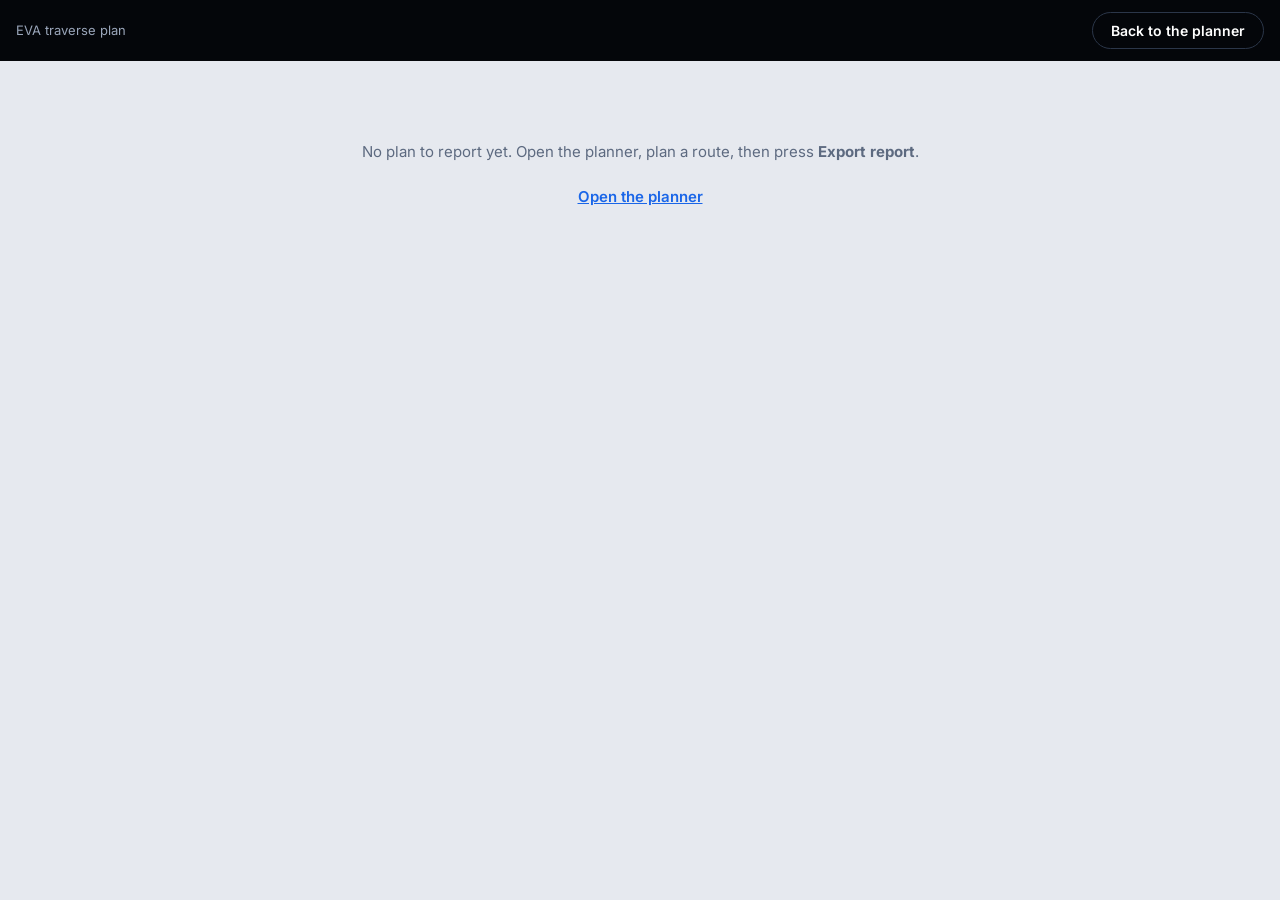
<file: web/report.html>
<!doctype html>
<html lang="en">
<head>
<meta charset="utf-8">
<meta name="viewport" content="width=device-width, initial-scale=1">
<title>Marswalk · EVA traverse plan</title>
<link rel="icon" type="image/png" sizes="192x192" href="img/brand/logo-192.png">
<link rel="preconnect" href="https://fonts.googleapis.com">
<link rel="preconnect" href="https://fonts.gstatic.com" crossorigin>
<link rel="stylesheet" href="https://fonts.googleapis.com/css2?family=Inter:wght@400;500;600;700;800&family=IBM+Plex+Mono:wght@400;500;600&display=swap">
<style>
  /* The EVA plan as a printable report: built in the browser from the planner's own numbers, saved with the browser's Save as PDF. */
  :root { --ink: #0b1220; --text: #2b3445; --dim: #5d6a80; --faint: #8a95a8; --line: #dde3ec; --soft: #f4f6fa; --blue: #1a66e8; --ok: #1f9d6b; --warn: #c98a00; --bad: #d23a2b; --sat: #d9930e; --hab: #1f9d6b; }
  * { box-sizing: border-box; }
  html, body { margin: 0; background: #e6e9ef; color: var(--text); font: 12.5px/1.5 Inter, system-ui, sans-serif; -webkit-print-color-adjust: exact; print-color-adjust: exact; }
  .bar { position: sticky; top: 0; z-index: 5; display: flex; gap: 10px; align-items: center; justify-content: center; padding: 12px 16px; background: #04060a; color: #fff; }
  .bar span { font-size: 13px; color: #9aa6ba; margin-right: auto; max-width: 1100px; }
  .bar button, .bar a { padding: 9px 18px; border-radius: 999px; border: 1px solid #2b3649; background: transparent; color: #fff; font: 600 14px Inter, sans-serif; text-decoration: none; cursor: pointer; }
  .bar button.go { background: #1a66e8; border-color: #1a66e8; }
  .page { width: 210mm; min-height: 297mm; margin: 22px auto; padding: 13mm 14mm 12mm; background: #fff; box-shadow: 0 10px 40px rgba(0, 0, 0, 0.16); position: relative; }
  @page { size: A4; margin: 0; }
  @media print { html, body { background: #fff; } .bar { display: none; } .page { margin: 0; box-shadow: none; page-break-after: always; } .page:last-child { page-break-after: auto; } }
  @media (max-width: 860px) { .page { width: auto; min-height: 0; margin: 12px; padding: 18px 16px; } .tiles { grid-template-columns: repeat(2, 1fr) !important; } .two { grid-template-columns: 1fr !important; } }
  header { display: flex; align-items: center; gap: 12px; padding-bottom: 10px; border-bottom: 2.5px solid var(--ink); }
  header img { width: 46px; height: 46px; border-radius: 50%; box-shadow: 0 0 0 2px #fff, 0 0 0 3px var(--ink); }
  header b { display: block; font-size: 15px; letter-spacing: 0.16em; color: var(--ink); }
  header small { display: block; font-size: 11px; color: var(--dim); letter-spacing: 0.04em; }
  header .doc { margin-left: auto; text-align: right; font: 500 10.5px/1.5 "IBM Plex Mono", monospace; color: var(--dim); }
  header .doc b { font: 600 12px "IBM Plex Mono", monospace; letter-spacing: 0.04em; }
  h1 { margin: 14px 0 2px; font-size: 23px; line-height: 1.15; color: var(--ink); letter-spacing: -0.01em; }
  .meta { margin: 0 0 12px; color: var(--dim); font-size: 12px; }
  .meta b { color: var(--text); font-weight: 600; }
  .verdict { display: flex; gap: 10px; align-items: center; padding: 9px 12px; border-radius: 8px; margin-bottom: 12px; font-weight: 600; }
  .verdict i { font-style: normal; padding: 2px 10px; border-radius: 999px; color: #fff; font: 700 11px "IBM Plex Mono", monospace; letter-spacing: 0.06em; }
  .v-go { background: #e6f6ef; color: #135c40; } .v-go i { background: var(--ok); }
  .v-watch { background: #fdf3df; color: #6b4a00; } .v-watch i { background: var(--warn); }
  .v-nogo { background: #fbe6e3; color: #7a1d14; } .v-nogo i { background: var(--bad); }
  .tiles { display: grid; grid-template-columns: repeat(4, 1fr); gap: 6px; margin-bottom: 12px; }
  .tiles div { padding: 7px 10px 8px; border: 1px solid var(--line); border-radius: 7px; }
  .tiles small { display: block; font-size: 9.5px; color: var(--dim); text-transform: uppercase; letter-spacing: 0.07em; font-weight: 600; }
  .tiles b { font: 600 16px "IBM Plex Mono", monospace; color: var(--ink); }
  .tiles b u { text-decoration: none; font-size: 11px; color: var(--dim); font-weight: 500; margin-left: 2px; }
  .tiles em { display: block; font-style: normal; font-size: 10px; color: var(--faint); }
  .two { display: grid; grid-template-columns: 1.1fr 1fr; gap: 12px; }
  figure { margin: 0 0 10px; }
  figure canvas, figure svg { display: block; width: 100%; height: auto; border: 1px solid var(--line); border-radius: 6px; background: #fff; }
  figcaption { margin-top: 4px; font-size: 10.5px; color: var(--dim); line-height: 1.4; }
  figcaption b { color: var(--ink); }
  h2 { margin: 12px 0 5px; font-size: 11px; letter-spacing: 0.1em; text-transform: uppercase; color: var(--ink); }
  table { width: 100%; border-collapse: collapse; font-size: 11px; }
  caption { caption-side: top; text-align: left; font-size: 10.5px; color: var(--dim); padding-bottom: 3px; }
  caption b { color: var(--ink); }
  th, td { padding: 4px 6px; text-align: left; border-bottom: 1px solid var(--line); vertical-align: top; }
  th { font-size: 9.5px; color: var(--dim); text-transform: uppercase; letter-spacing: 0.05em; font-weight: 600; border-bottom: 1.5px solid var(--ink); }
  td.n { font-family: "IBM Plex Mono", monospace; white-space: nowrap; text-align: right; }
  th.n { text-align: right; }
  .tag { display: inline-block; justify-self: start; align-self: start; line-height: 1.6; padding: 0 7px; border-radius: 999px; font: 600 10px "IBM Plex Mono", monospace; }
  .t-ok { background: #e3f5ec; color: var(--ok); } .t-warn { background: #fcf0d6; color: var(--warn); } .t-bad { background: #fbe4e1; color: var(--bad); }
  .checks { margin: 0; padding: 0; list-style: none; }
  .checks li { display: grid; grid-template-columns: 66px 1fr; align-items: start; gap: 8px; padding: 4px 0; border-bottom: 1px solid var(--line); font-size: 11.5px; }
  .note { font-size: 10.5px; color: var(--dim); line-height: 1.45; }
  .note b { color: var(--text); }
  .methods { columns: 2; column-gap: 16px; font-size: 10px; color: var(--dim); line-height: 1.45; }
  .methods p { margin: 0 0 5px; break-inside: avoid; }
  .methods b { color: var(--ink); }
  footer { position: absolute; left: 14mm; right: 14mm; bottom: 7mm; display: flex; justify-content: space-between; font: 500 9.5px "IBM Plex Mono", monospace; color: var(--faint); border-top: 1px solid var(--line); padding-top: 5px; }
  @media (max-width: 860px) { footer { position: static; margin-top: 14px; } }
  .empty { max-width: 560px; margin: 80px auto; text-align: center; font-size: 15px; color: var(--dim); }
  .empty a { color: var(--blue); font-weight: 600; }
</style>
</head>
<body>
<div class="bar"><span id="barTxt">EVA traverse plan</span><a href="javascript:history.back()" id="back">Back to the planner</a><button type="button" class="go" id="print">Save as PDF</button></div>
<main id="doc"></main>
<script>
(() => {
  const $ = id => document.getElementById(id);
  let R = null; try { R = JSON.parse(localStorage.getItem("mw_report") || "null"); } catch (e) { R = null; }
  if (!R) { $("doc").innerHTML = '<p class="empty">No plan to report yet. Open the planner, plan a route, then press <b>Export report</b>.<br><br><a href="globe.html">Open the planner</a></p>'; $("print").hidden = true; return; }
  $("print").onclick = () => print();
  if (!history.length || history.length < 2) $("back").href = R.backUrl || "globe.html";

  // ---------- formatting ----------
  const pad = n => String(n).padStart(2, "0");
  const utc = s => { const d = new Date(s * 1000); return `${d.getUTCFullYear()}-${pad(d.getUTCMonth() + 1)}-${pad(d.getUTCDate())} ${pad(d.getUTCHours())}:${pad(d.getUTCMinutes())}`; };
  const hm = s => `${pad(Math.floor(s / 3600))}:${pad(Math.round(s % 3600 / 60) % 60)}`;
  const hmT = s => { const d = new Date(s * 1000); return `${pad(d.getUTCHours())}:${pad(d.getUTCMinutes())}`; };
  const dur = s => s >= 3600 ? `${Math.floor(s / 3600)} h ${pad(Math.round(s % 3600 / 60) % 60)} m` : `${Math.round(s / 60)} min`;
  const km = m => (m / 1000).toFixed(2);
  const ll = (la, lo) => `${Math.abs(la).toFixed(3)}°${la >= 0 ? "N" : "S"} ${Math.abs(lo).toFixed(3)}°${lo >= 0 ? "E" : "W"}`;
  const esc = s => String(s).replace(/[&<>"]/g, c => ({ "&": "&amp;", "<": "&lt;", ">": "&gt;", '"': "&quot;" })[c]);
  const SC = s => s < 8 ? "#1f9d6b" : s < 15 ? "#e0a020" : "#d6402f";
  const ORB = { "MRO": "#2f7de1", "Mars Odyssey": "#d9930e", "TGO": "#8a5cd6", "Mars Express": "#1f9d6b" };
  const r = R.route, s = R.series, site = R.site, plan = R.plan, n = s.d.length;
  const total = r.distance_m, rover = plan.vehicle === "rover";
  const id = `MW-${site.id.toUpperCase().replace(/[^A-Z0-9]/g, "").slice(0, 10)}-${String(Math.round(r.depart)).slice(-6)}`;

  // ---------- go / no-go: every line is a rule the planner itself uses ----------
  const sunMin = Math.min(...r.sun_el), worstErr = R.nav.worst.err;
  const checks = [
    [r.max_slope <= plan.maxSlope ? "ok" : "bad", `Steepest point ${r.max_slope.toFixed(1)}° against the ${plan.maxSlope}° limit of the ${plan.policy} policy${r.slope_limit_used > plan.maxSlope ? ` (limit relaxed to ${r.slope_limit_used.toFixed(0)}° to find a way through)` : ""}.`],
    [r.time_s <= 8 * 3600 ? "ok" : "bad", `${rover ? "Drive" : "EVA"} lasts ${dur(r.time_s)} against the 8 h ${rover ? "shift" : "suit"} limit.`],
    [sunMin > 0 ? "ok" : "warn", sunMin > 0 ? `In daylight throughout: lowest Sun elevation ${sunMin.toFixed(1)}°.` : `Part of the traverse is in darkness: Sun down to ${sunMin.toFixed(1)}°.`],
    [r.contact_min > 0 ? "ok" : "bad", r.contact_min > 0 ? `${r.contacts.filter(c => c.start).length} relay passes in view, ${r.contact_min} min of link in total.` : "No relay satellite in view during the traverse: no position fix, no link to Earth."],
    [worstErr <= 30 ? "ok" : "warn", `Worst predicted position uncertainty ±${Math.round(worstErr)} m (1σ), at km ${km(R.nav.worst.d)}.`],
    [r.longest_gap_s <= 4 * 3600 ? "ok" : "warn", `Longest time with no relay link: ${dur(r.longest_gap_s)}.`],
  ];
  if (r.ground_min_c != null) checks.push([r.ground_min_c >= -80 ? "ok" : "warn", `Ground temperature ${r.ground_min_c.toFixed(0)} to ${r.ground_max_c.toFixed(0)} °C along the route.`]);
  // a short reason for each check, so the verdict says what failed
  const sw = r.space_weather || {}, swLv = { quiet: "ok", watch: "warn", storm: "bad" }[sw.status] || "warn";
  const SHORT0 = [`steepest point ${r.max_slope.toFixed(0)}° is over the ${plan.maxSlope}° limit`, `${dur(r.time_s)} is over the 8 h limit`, "part of it is in darkness",
    "no relay satellite in view", `position uncertainty reaches ±${Math.round(worstErr)} m`, `${dur(r.longest_gap_s)} with no relay link`, "very cold ground"];
  const SHORT = SHORT0.slice(0, checks.length);
  checks.push([swLv, `Space weather at Mars (NASA DONKI): ${sw.summary || "not checked."}`]); SHORT.push("space weather");
  if (r.rocky_pct != null) { checks.push([r.rocky_pct <= 25 ? "ok" : "warn", `${r.rocky_pct.toFixed(0)} % of the route crosses rock-rich ground (THEMIS night infrared).`]); SHORT.push("rocky ground"); }
  const why = lv => checks.map((c, i) => c[0] === lv ? SHORT[i] : null).filter(Boolean).join("; ");
  const worstLvl = checks.some(c => c[0] === "bad") ? "nogo" : checks.some(c => c[0] === "warn") ? "watch" : "go";
  const LV = { ok: ["GO", "t-ok"], warn: ["WATCH", "t-warn"], bad: ["NO-GO", "t-bad"] };

  // ---------- stops ----------
  const stops = R.stops.map((p, k) => {
    const home = Math.hypot(p.x - site.hab[0], p.y - site.hab[1]) < 60, dw = (r.dwell || []).find(w => Math.abs(w.t - p.t) < 1);
    const mn = (r.stop_minerals || [])[k], lab = plan.science && plan.science.labels ? plan.science.labels[k - 1] : null;
    return { ...p, name: home ? (k === 0 ? "Habitat airlock (start)" : "Habitat airlock (return)") : `Waypoint ${k}${lab ? ": " + lab : mn ? ": " + mn : ""}`, tag: home ? "H" : String(k), dwell: dw ? dw.min : 0 };
  });

  // ---------- page 1 ----------
  const verdictTxt = { go: "All checks pass. This traverse can be flown as planned.", watch: `Flyable. Watch: ${why("warn")}.`, nogo: `Re-plan before flying: ${why("bad")}.` }[worstLvl];
  const tile = (k, v, u, e) => `<div><small>${k}</small><b>${v}<u>${u}</u></b>${e ? `<em>${e}</em>` : ""}</div>`;
  const page1 = `
  <section class="page">
    <header><img src="img/brand/logo-192.png" alt="AirAwareNetwork logo"><div><b>MARSWALK</b><small>AirAwareNetwork · EVA traverse plan</small></div>
      <div class="doc"><b>${id}</b><br>Generated ${utc(R.made)} UTC<br>Page 1 of 2</div></header>
    <h1>${esc(site.label)}</h1>
    <p class="meta"><b>${ll(site.lat, site.lon)}</b> · ${rover ? "Robotic rover" : `On foot, 2 crew in suits${plan.load ? `, carrying ${plan.load} kg` : ""}`} · <b>${plan.policy}</b> route policy · departs <b>${utc(r.depart)} UTC</b> · terrain ${esc(site.res)}</p>
    <div class="verdict v-${worstLvl}"><i>${LV[worstLvl === "go" ? "ok" : worstLvl === "watch" ? "warn" : "bad"][0]}</i>${verdictTxt}</div>
    <div class="tiles">
      ${tile("Distance", km(total), "km", `${stops.length - 1} legs`)}
      ${tile(rover ? "Driving time" : "Walking time", hm(r.time_s), "h:m", `mean ${(total / r.time_s * 3.6).toFixed(2)} km/h`)}
      ${tile("Total climb", Math.round(r.climb_m), "m", `elevation ${Math.round(Math.min(...s.z))} to ${Math.round(Math.max(...s.z))} m`)}
      ${tile("Steepest point", r.max_slope.toFixed(1), "°", `limit ${plan.maxSlope}°`)}
      ${tile("Radiation dose", (r.dose_msv * 1000).toFixed(1), "µSv", `${r.career_pct.toFixed(4)} % of career limit`)}
      ${tile("Relay contact", r.contact_min, "min", `${r.contacts.filter(c => c.start).length} passes in view`)}
      ${tile("Longest silence", hm(r.longest_gap_s), "h:m", "no relay link")}
      ${tile("Worst position error", "±" + Math.round(worstErr), "m", `1σ, at km ${km(R.nav.worst.d)}`)}
    </div>
    <div class="two">
      <figure><canvas id="map" width="900" height="760"></canvas>
        <figcaption><b>Fig. 1</b> · Planned route over the ${esc(site.kind === "region" ? "Viking MDIM colour mosaic shaded with MOLA relief" : "CTX orthomosaic")}. Colour gives local slope: <span style="color:#1f9d6b">■</span> under 8°, <span style="color:#e0a020">■</span> 8–15°, <span style="color:#d6402f">■</span> over 15°. ◆ satellite position fixes.</figcaption></figure>
      <div>
        <h2>Go / no-go</h2>
        <ul class="checks">${checks.map(([lv, t]) => `<li><span class="tag ${LV[lv][1]}">${LV[lv][0]}</span><span>${t}</span></li>`).join("")}</ul>
        ${plan.science ? `<h2>Science goal</h2><p class="note"><b>${esc(plan.science.title)}.</b> ${esc(plan.science.why)} Data: ${esc(plan.science.data)}.</p>` : ""}
        ${r.warnings.length ? `<h2>Planner warnings</h2><ul class="checks">${r.warnings.map(w => `<li><span class="tag t-warn">NOTE</span><span>${esc(w)}</span></li>`).join("")}</ul>` : ""}
        <h2>Slope along the route</h2>
        <svg viewBox="0 0 300 26" style="border:0">${(() => { const m = r.slope_mix; let x = 0; return [["green", "#1f9d6b"], ["yellow", "#e0a020"], ["steep", "#d6402f"]].map(([k, c]) => { const w = m[k] * 3; const o = `<rect x="${x}" y="0" width="${w}" height="12" fill="${c}"/>${w > 26 ? `<text x="${x + 3}" y="23" font-size="9" font-family="IBM Plex Mono" fill="#5d6a80">${m[k].toFixed(1)}%</text>` : ""}`; x += w; return o; }).join(""); })()}</svg>
        <p class="note">Share of the distance under 8°, 8–15° and over 15°.</p>
      </div>
    </div>
    <figure><svg id="prof" viewBox="0 0 760 170"></svg>
      <figcaption><b>Fig. 2</b> · Elevation profile against distance, coloured by slope. Dashed lines mark the stops.</figcaption></figure>
    <footer><span>Marswalk · AirAwareNetwork · NASA Space Apps Challenge 2026</span><span>${id}</span></footer>
  </section>`;

  // ---------- page 2 ----------
  const fixes = R.nav.fixes;
  const passRows = r.contacts.map(c => {
    const f = fixes.find(x => x.orbiter === c.orbiter && c.start && x.t >= c.start - 120 && x.t <= c.end + 60);
    return `<tr><td><span style="color:${ORB[c.orbiter] || "#333"}">●</span> ${esc(c.orbiter)}</td><td class="n">${c.start ? hmT(c.start) : "—"}</td><td class="n">${c.end ? hmT(c.end) : "—"}</td><td class="n">${c.minutes}</td><td class="n">${c.blocked_min || 0}</td><td class="n">${c.max_el ? c.max_el.toFixed(1) + "°" : "—"}</td><td class="n">${f ? `±${Math.round(f.before)} → ±5 m` : c.start ? "tracking" : "<span class='tag t-warn'>blocked</span>"}</td></tr>`;
  }).join("") || `<tr><td colspan="7">No relay satellite rises above 10° during this traverse.</td></tr>`;
  const stopRows = stops.map(p => `<tr><td><b>${p.tag}</b></td><td>${p.name}</td><td class="n">${km(p.d)}</td><td class="n">${hm(p.t)}</td><td class="n">${hmT(r.depart + p.t)}</td><td class="n">${Math.round(p.z)}</td><td class="n">${p.dwell ? p.dwell + " min" : "—"}</td></tr>`).join("");
  const A = R.assumptions || {};
  const page2 = `
  <section class="page">
    <header><img src="img/brand/logo-192.png" alt=""><div><b>MARSWALK</b><small>AirAwareNetwork · EVA traverse plan</small></div>
      <div class="doc"><b>${id}</b><br>${esc(site.label)}<br>Page 2 of 2</div></header>
    <figure style="margin-top:12px"><svg id="nav" viewBox="0 0 760 190"></svg>
      <figcaption><b>Fig. 3</b> · Navigation forecast: predicted 1σ position uncertainty along the route, with no GPS. Background shows what keeps track of the crew:
        <span style="color:#1f9d6b">■</span> habitat radio (range and bearing), <span style="color:#d9930e">■</span> relay satellite overhead, <span style="color:#9aa4b5">■</span> the ${rover ? "rover's odometry" : "suit's step count"} alone. ◆ satellite fixes. Thresholds at 12, 30 and 60 m.</figcaption></figure>
    <table><caption><b>Table 1</b> · Stops. Times are elapsed from departure and in UTC; elevation is relative to the MOLA datum.</caption>
      <tr><th>#</th><th>Stop</th><th class="n">km</th><th class="n">Elapsed</th><th class="n">UTC</th><th class="n">Elev. m</th><th class="n">Stay</th></tr>${stopRows}</table>
    <table style="margin-top:12px"><caption><b>Table 2</b> · Relay passes during the traverse (orbits from NASA JPL Horizons, above 10° elevation, terrain checked minute by minute).</caption>
      <tr><th>Orbiter</th><th class="n">In view</th><th class="n">Lost</th><th class="n">Min</th><th class="n">Blocked</th><th class="n">Max el.</th><th class="n">Position fix</th></tr>${passRows}</table>
    <div class="two" style="margin-top:12px">
      <div><h2>Communications</h2>
        <p class="note">Earth is <b><span id="lightMin">${R.lightMin ? R.lightMin.toFixed(1) : "…"}</span> light-minutes</b> away one way (NASA JPL Horizons, at generation). A message to Earth leaves only while a relay satellite is in view; replies wait at the orbiter for the next pass. Total link time on this traverse: <b>${r.contact_min} min</b>; longest silence <b>${dur(r.longest_gap_s)}</b>. The habitat radio covers the first <b>${R.nav.habKm.toFixed(2)} km</b> of the route.</p></div>
      <div><h2>Environment</h2>
        <p class="note">Sun elevation from <b>${Math.min(...r.sun_el).toFixed(1)}°</b> to <b>${Math.max(...r.sun_el).toFixed(1)}°</b> during the traverse. Surface dose rate on this ground about <b>${r.rad_day_avg.toFixed(3)} mSv/day</b>; traverse dose <b>${(r.dose_msv * 1000).toFixed(1)} µSv</b>.${r.ground_min_c != null ? ` Ground temperature <b>${r.ground_min_c.toFixed(0)} to ${r.ground_max_c.toFixed(0)} °C</b> at the hour the crew passes.` : ""}</p></div>
    </div>
    <h2>Methods, data and assumptions</h2>
    <div class="methods">
      <p><b>Terrain.</b> ${esc(site.source || "")}. Slope is the steepest step from each cell; cells next to a steep cell count as steep.</p>
      <p><b>Route.</b> Least-cost path (scikit-image MCP) over ${esc(site.res)} cells. Cell cost = walking time × (1 + slope penalty + 6 × weighted hazards). Weights: slope ${plan.weights.slope ?? "—"}, radiation ${plan.weights.radiation ?? 0}, relay blind spots ${plan.weights.comms ?? 0}, shadow ${plan.weights.shadow ?? 0}, cold ${plan.weights.cold ?? 0}. No-go above ${plan.maxSlope}°.</p>
      <p><b>Speed.</b> ${rover ? "Rover about 10 km/h on flat ground, slower on slopes up to 20° (assumed)." : "Tobler's hiking function at half pace for a suited astronaut (assumed)."}</p>
      <p><b>Satellites and Sun.</b> MRO, Mars Odyssey, TGO and Mars Express, and the Sun, from NASA JPL Horizons, minute by minute for this site; terrain horizons in 16 directions decide whether each pass can be heard.</p>
      <p><b>Navigation.</b> Dead reckoning drifts ${((A.drift_fraction ?? 0.02) * 100).toFixed(1)} % of distance travelled; the habitat mast measures range ±5 m and bearing ±1° while in line of sight; a relay pass of at least 1 min fixes the position to about ±5 m. All three figures are assumptions.</p>
      <p><b>Radiation.</b> Curiosity RAD, 0.67 mSv/day at Gale under about 22 g/cm² of air, scaled by this ground's air column (MOLA) and open sky. A model; solar particle events are not included.</p>
    </div>
    <footer><span>Generated by Marswalk from a live plan · figures are model outputs, not mission-certified</span><span>${id}</span></footer>
  </section>`;
  $("doc").innerHTML = page1 + page2;
  if (!R.lightMin) fetch("/api/comms/config").then(q => q.json()).then(c => { if (c && c.effective_min) $("lightMin").textContent = c.effective_min.toFixed(1); }).catch(() => { $("lightMin").textContent = "4–24"; });
  $("barTxt").textContent = `${site.label} · ${km(total)} km · ${utc(r.depart)} UTC`;
  document.title = `Marswalk · ${id}`;

  // ---------- Fig. 1: the map ----------
  (() => {
    const cv = $("map"), x = cv.getContext("2d"), W = cv.width, H = cv.height;
    let x0 = Math.min(...s.x, site.hab[0]), x1 = Math.max(...s.x, site.hab[0]), y0 = Math.min(...s.y, site.hab[1]), y1 = Math.max(...s.y, site.hab[1]);
    let w = Math.max(x1 - x0, 800) * 1.3, h = Math.max(y1 - y0, 800) * 1.3; const cx = (x0 + x1) / 2, cy = (y0 + y1) / 2;
    if (w / h > W / H) h = w * H / W; else w = h * W / H;
    x0 = Math.max(0, cx - w / 2); x1 = Math.min(site.w, x0 + w); y0 = Math.max(0, cy - h / 2); y1 = Math.min(site.h, y0 + h);
    const px = X => (X - x0) / (x1 - x0) * W, py = Y => (1 - (Y - y0) / (y1 - y0)) * H;
    const img = new Image(); img.crossOrigin = "anonymous";
    img.onload = () => {
      const IW = img.naturalWidth, IH = img.naturalHeight;
      x.drawImage(img, x0 / site.w * IW, (1 - y1 / site.h) * IH, (x1 - x0) / site.w * IW, (y1 - y0) / site.h * IH, 0, 0, W, H);
      draw();
    };
    img.onerror = () => { x.fillStyle = "#c79a76"; x.fillRect(0, 0, W, H); draw(); };
    img.src = site.basemap;
    function draw() {
      x.lineCap = x.lineJoin = "round";
      x.strokeStyle = "rgba(255,255,255,0.9)"; x.lineWidth = 14; x.beginPath(); s.x.forEach((X, i) => i ? x.lineTo(px(X), py(s.y[i])) : x.moveTo(px(X), py(s.y[i]))); x.stroke();
      x.lineWidth = 8; for (let i = 1; i < n; i++) { x.strokeStyle = SC(s.slope[i]); x.beginPath(); x.moveTo(px(s.x[i - 1]), py(s.y[i - 1])); x.lineTo(px(s.x[i]), py(s.y[i])); x.stroke(); }
      fixes.forEach(f => { const X = px(f.x), Y = py(f.y); x.fillStyle = ORB[f.orbiter] || "#d9930e"; x.strokeStyle = "#fff"; x.lineWidth = 2.5; x.beginPath(); x.moveTo(X, Y - 16); x.lineTo(X + 13, Y); x.lineTo(X, Y + 16); x.lineTo(X - 13, Y); x.closePath(); x.fill(); x.stroke(); });
      stops.forEach(p => { const X = px(p.x), Y = py(p.y), home = p.tag === "H"; x.fillStyle = home ? "#fff" : "#1a66e8"; x.strokeStyle = home ? "#1a66e8" : "#fff"; x.lineWidth = 4; x.beginPath(); x.arc(X, Y, 24, 0, 7); x.fill(); x.stroke(); x.fillStyle = home ? "#1a66e8" : "#fff"; x.font = "800 26px Inter, sans-serif"; x.textAlign = "center"; x.textBaseline = "middle"; x.fillText(p.tag, X, Y + 1); });
      // scale bar and north arrow
      const mpp = (x1 - x0) / W, nice = [100, 200, 500, 1000, 2000, 5000, 10000, 20000, 50000].find(v => v / mpp > 170) || 50000, L = nice / mpp;
      x.fillStyle = "rgba(255,255,255,0.9)"; x.fillRect(16, H - 74, L + 32, 58); x.fillStyle = "#0b1220"; x.fillRect(32, H - 34, L, 8); x.fillRect(32, H - 42, 3, 16); x.fillRect(32 + L - 3, H - 42, 3, 16);
      x.font = "600 24px IBM Plex Mono, monospace"; x.textAlign = "left"; x.textBaseline = "alphabetic"; x.fillText(nice >= 1000 ? `${nice / 1000} km` : `${nice} m`, 32, H - 48);
      x.fillStyle = "rgba(255,255,255,0.9)"; x.beginPath(); x.arc(W - 52, 56, 38, 0, 7); x.fill(); x.fillStyle = "#0b1220"; x.beginPath(); x.moveTo(W - 52, 26); x.lineTo(W - 40, 62); x.lineTo(W - 52, 53); x.lineTo(W - 64, 62); x.closePath(); x.fill(); x.font = "800 20px Inter"; x.textAlign = "center"; x.fillText("N", W - 52, 84);
    }
  })();

  // ---------- Fig. 2 and 3: charts ----------
  const NS = "http://www.w3.org/2000/svg";
  function axes(svg, W, H, m, xMax, yMin, yMax, yLabel, yTicks) {
    const X = v => m.l + v / xMax * (W - m.l - m.r), Y = v => H - m.b - (v - yMin) / (yMax - yMin) * (H - m.t - m.b);
    let g = "";
    yTicks.forEach(v => { g += `<line x1="${m.l}" x2="${W - m.r}" y1="${Y(v)}" y2="${Y(v)}" stroke="#e6eaf0"/><text x="${m.l - 6}" y="${Y(v) + 3}" font-size="10" text-anchor="end" fill="#5d6a80" font-family="IBM Plex Mono">${v}</text>`; });
    const step = [0.5, 1, 2, 5, 10, 20].find(v => xMax / 1000 / v <= 10) || 50;
    for (let k = 0; k <= xMax / 1000 + 1e-9; k += step) g += `<line x1="${X(k * 1000)}" x2="${X(k * 1000)}" y1="${H - m.b}" y2="${H - m.b + 4}" stroke="#5d6a80"/><text x="${X(k * 1000)}" y="${H - m.b + 15}" font-size="10" text-anchor="middle" fill="#5d6a80" font-family="IBM Plex Mono">${+k.toFixed(1)}</text>`;
    g += `<line x1="${m.l}" x2="${W - m.r}" y1="${H - m.b}" y2="${H - m.b}" stroke="#0b1220"/><line x1="${m.l}" x2="${m.l}" y1="${m.t}" y2="${H - m.b}" stroke="#0b1220"/>`;
    g += `<text x="${(W + m.l - m.r) / 2}" y="${H - 3}" font-size="10.5" text-anchor="middle" fill="#2b3445">Distance along route (km)</text><text transform="translate(12 ${(H - m.b + m.t) / 2}) rotate(-90)" font-size="10.5" text-anchor="middle" fill="#2b3445">${yLabel}</text>`;
    svg.insertAdjacentHTML("beforeend", g); return { X, Y };
  }
  const niceTicks = (lo, hi, k = 5) => { const span = hi - lo || 1, raw = span / k, mag = Math.pow(10, Math.floor(Math.log10(raw))), st = [1, 2, 2.5, 5, 10].map(v => v * mag).find(v => span / v <= k) || raw; const out = []; for (let v = Math.ceil(lo / st) * st; v <= hi + 1e-9; v += st) out.push(+v.toFixed(6)); return out; };
  // Fig. 2: elevation
  (() => {
    const svg = $("prof"), W = 760, H = 170, m = { l: 56, r: 10, t: 10, b: 30 };
    let lo = Math.min(...s.z), hi = Math.max(...s.z); const padz = Math.max(20, (hi - lo) * 0.12); lo -= padz; hi += padz;
    const { X, Y } = axes(svg, W, H, m, total, lo, hi, "Elevation (m)", niceTicks(lo, hi, 4));
    let g = `<path d="M${X(0)} ${Y(lo)} ${s.d.map((d, i) => `L${X(d).toFixed(1)} ${Y(s.z[i]).toFixed(1)}`).join(" ")} L${X(total)} ${Y(lo)} Z" fill="#eef2f7"/>`;
    for (let i = 1; i < n; i++) g += `<line x1="${X(s.d[i - 1]).toFixed(1)}" y1="${Y(s.z[i - 1]).toFixed(1)}" x2="${X(s.d[i]).toFixed(1)}" y2="${Y(s.z[i]).toFixed(1)}" stroke="${SC(s.slope[i])}" stroke-width="2.4" stroke-linecap="round"/>`;
    stops.forEach(p => { g += `<line x1="${X(p.d)}" x2="${X(p.d)}" y1="${m.t}" y2="${H - m.b}" stroke="#0b1220" stroke-dasharray="3 3" opacity=".5"/><text x="${X(p.d) + 3}" y="${m.t + 10}" font-size="10" font-weight="700" fill="#0b1220">${p.tag}</text>`; });
    svg.insertAdjacentHTML("beforeend", g);
  })();
  // Fig. 3: position uncertainty
  (() => {
    const svg = $("nav"), W = 760, H = 190, m = { l: 56, r: 10, t: 10, b: 30 };
    const hi = Math.max(70, Math.ceil(Math.max(...s.err) / 10) * 10 + 10);
    const { X, Y } = axes(svg, W, H, m, total, 0, hi, "Position uncertainty, 1σ (m)", niceTicks(0, hi, 5));
    const BG = { hab: "rgba(31,157,107,0.12)", sat: "rgba(217,147,14,0.16)", suit: "rgba(154,164,181,0.12)" };
    let g = "", a = 0;
    for (let i = 1; i <= n; i++) if (i === n || s.src[i] !== s.src[a]) { g += `<rect x="${X(s.d[a])}" y="${m.t}" width="${Math.max(0.5, X(s.d[Math.min(i, n - 1)]) - X(s.d[a]))}" height="${H - m.t - m.b}" fill="${BG[s.src[a]] || BG.suit}"/>`; a = i; }
    [[12, "#1f9d6b"], [30, "#2f7de1"], [60, "#d6402f"]].forEach(([v, c]) => { if (v < hi) g += `<line x1="${m.l}" x2="${W - m.r}" y1="${Y(v)}" y2="${Y(v)}" stroke="${c}" stroke-dasharray="5 4" opacity=".7"/><text x="${W - m.r - 4}" y="${Y(v) - 3}" font-size="9.5" text-anchor="end" fill="${c}" font-family="IBM Plex Mono">${v} m</text>`; });
    g += `<path d="${s.d.map((d, i) => `${i ? "L" : "M"}${X(d).toFixed(1)} ${Y(s.err[i]).toFixed(1)}`).join(" ")}" fill="none" stroke="#0b1220" stroke-width="2"/>`;
    fixes.forEach(f => { const x0 = X(f.d), y0 = Y(f.before); g += `<path d="M${x0} ${y0 - 7} L${x0 + 6} ${y0} L${x0} ${y0 + 7} L${x0 - 6} ${y0} Z" fill="${ORB[f.orbiter] || "#d9930e"}" stroke="#fff" stroke-width="1.5"/>`; });
    const wv = R.nav.worst; g += `<circle cx="${X(wv.d)}" cy="${Y(wv.err)}" r="4" fill="#d6402f"/><text x="${X(wv.d) + 7}" y="${Y(wv.err) - 5}" font-size="10" fill="#d6402f" font-family="IBM Plex Mono">worst ±${Math.round(wv.err)} m</text>`;
    svg.insertAdjacentHTML("beforeend", g);
  })();
})();
</script>
</body>
</html>
</file>
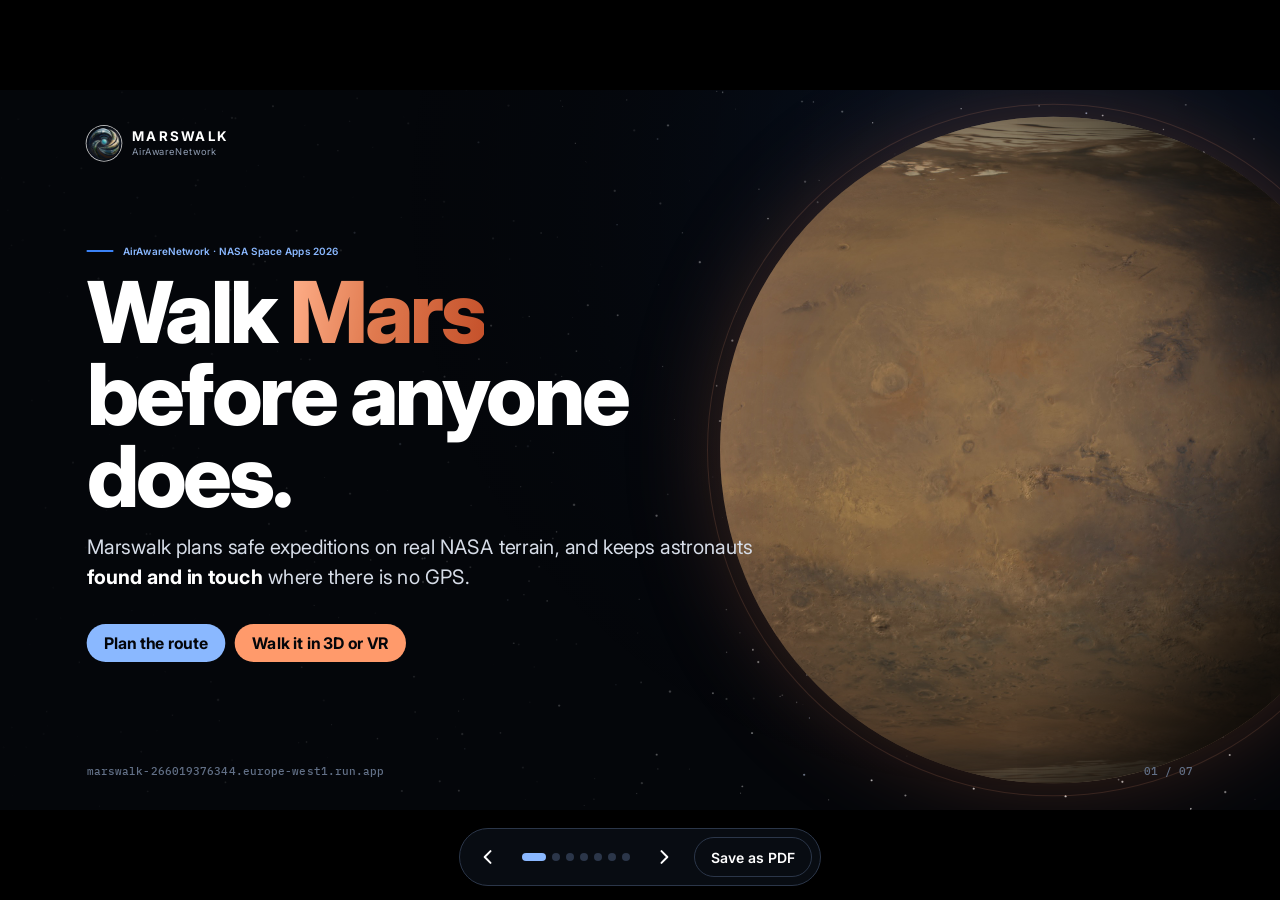
<file: web/slides.html>
<!doctype html>
<html lang="en">
<head>
<meta charset="utf-8">
<meta name="viewport" content="width=device-width, initial-scale=1, viewport-fit=cover">
<title>Marswalk · 7 slides</title>
<meta name="description" content="Marswalk by AirAwareNetwork, NASA Space Apps Challenge 2026, in seven slides.">
<link rel="icon" type="image/png" sizes="192x192" href="img/brand/logo-192.png"><link rel="apple-touch-icon" href="img/brand/logo-192.png">
<link rel="preconnect" href="https://fonts.googleapis.com">
<link rel="preconnect" href="https://fonts.gstatic.com" crossorigin>
<link rel="stylesheet" href="https://fonts.googleapis.com/css2?family=Inter:wght@400;500;600;700;800&family=IBM+Plex+Mono:wght@400;500;600&display=swap">
<style>
  /* Seven 1920×1080 slides in the homepage's design. They scale to any screen; arrows, click or swipe move between them; Save as PDF gives one slide per page. */
  :root {
    --bg: #04060a; --panel: #0a0e15; --surface: #111723; --line: #1a2230; --line-2: #2b3649;
    --ink: #ffffff; --text: #d6dce7; --dim: #8f9cb1; --faint: #627087;
    --blue: #1a66e8; --blue-hi: #3b82f6; --accent: #8ab8ff; --live: #3ddc97; --sat: #F5B85B; --mars: #e07a4f; --red: #ff6b55;
    --f-body: "Inter", system-ui, -apple-system, "Segoe UI", sans-serif; --f-mono: "IBM Plex Mono", ui-monospace, Consolas, monospace;
    color-scheme: dark;
  }
  * { box-sizing: border-box; }
  html, body { margin: 0; height: 100%; background: #000; color: var(--text); font-family: var(--f-body); overflow: hidden; }
  #deck { position: fixed; inset: 0; display: grid; place-items: center; }
  .slide { position: absolute; left: 50%; top: 50%; width: 1920px; height: 1080px; margin: -540px 0 0 -960px; transform-origin: 50% 50%; overflow: hidden; background: var(--bg); opacity: 0; pointer-events: none; transition: opacity 0.45s; isolation: isolate; }
  .slide.on { opacity: 1; pointer-events: auto; z-index: 1; }
  .slide canvas.sky { position: absolute; inset: 0; z-index: -2; width: 100%; height: 100%; }
  .pad { position: absolute; inset: 0; padding: 120px 130px 110px; display: flex; flex-direction: column; }

  /* shared pieces, as on the homepage */
  .brand { position: absolute; left: 130px; top: 54px; display: flex; align-items: center; gap: 16px; }
  .brand img { width: 52px; height: 52px; border-radius: 50%; box-shadow: 0 0 0 2.5px rgba(255, 255, 255, 0.85), 0 0 26px rgba(80, 150, 255, 0.55); }
  .brand b { display: block; font-size: 20px; letter-spacing: 0.18em; color: var(--ink); line-height: 1.15; }
  .brand small { font-size: 14px; letter-spacing: 0.06em; color: var(--dim); }
  .num { position: absolute; right: 130px; top: 66px; font: 500 18px var(--f-mono); color: var(--faint); letter-spacing: 0.08em; }
  .foot { position: absolute; left: 130px; right: 130px; bottom: 48px; display: flex; justify-content: space-between; font: 500 16px var(--f-mono); color: var(--faint); letter-spacing: 0.04em; }
  .eyebrow { display: inline-flex; align-items: center; gap: 14px; font-size: 20px; font-weight: 700; letter-spacing: 0.22em; text-transform: uppercase; color: var(--accent); }
  .eyebrow::before { content: ""; width: 40px; height: 3px; background: var(--blue-hi); }
  h1 { margin: 22px 0 22px; font-size: 128px; line-height: 0.96; letter-spacing: -0.035em; font-weight: 800; color: var(--ink); }
  h2 { margin: 18px 0 18px; font-size: 76px; line-height: 1.02; letter-spacing: -0.025em; font-weight: 800; color: var(--ink); max-width: 1400px; }
  em.m { font-style: normal; background: linear-gradient(100deg, #ffb08a, var(--mars) 45%, #c4502a); -webkit-background-clip: text; background-clip: text; color: transparent; }
  .lede { margin: 0; font-size: 30px; line-height: 1.5; color: var(--text); max-width: 1000px; }
  .lede b { color: var(--ink); }
  .row { display: grid; gap: 28px; }
  .card { position: relative; padding: 34px 34px 32px; border-radius: 26px; background: var(--panel); border: 1.5px solid var(--line); }
  .card small { font: 600 16px var(--f-mono); color: var(--faint); letter-spacing: 0.06em; }
  .card .ic { width: 64px; height: 64px; margin: 18px 0 20px; display: grid; place-items: center; border-radius: 18px; background: var(--c); color: #04060a; box-shadow: 0 0 46px -8px var(--c); }
  .card .ic svg { width: 34px; height: 34px; }
  .card b { display: block; font-size: 32px; color: var(--ink); margin-bottom: 10px; letter-spacing: -0.01em; }
  .card p { margin: 0; font-size: 23px; line-height: 1.5; color: var(--dim); }
  .card p strong { color: var(--text); font-weight: 600; }
  .tag { display: inline-block; margin-top: 18px; padding: 7px 16px; border-radius: 999px; border: 1.5px solid var(--line-2); font: 500 17px var(--f-mono); color: var(--text); }
  .big { font: 700 64px var(--f-mono); color: var(--ink); letter-spacing: -0.02em; }
  .big u { text-decoration: none; font-size: 28px; color: var(--dim); margin-left: 6px; }

  /* 1: title, Mars turning */
  .planet { position: absolute; right: -160px; top: 50%; width: 1000px; height: 1000px; margin-top: -500px; border-radius: 50%; background: url(atlas/mars_color.jpg) 0 50% / 200% 100% repeat-x; animation: spin 60s linear infinite; box-shadow: inset -150px -40px 220px rgba(0, 0, 0, 0.95), inset 30px 10px 80px rgba(255, 190, 150, 0.18), 0 0 140px rgba(224, 122, 79, 0.25); }
  .planet::after { content: ""; position: absolute; inset: -18px; border-radius: 50%; box-shadow: 0 0 0 1.5px rgba(255, 160, 120, 0.14); }
  @keyframes spin { to { background-position: -200% 50%; } }
  .s1 .pad::after { content: ""; position: absolute; inset: 0; z-index: -1; background: linear-gradient(90deg, rgba(4, 6, 10, 0.96) 0%, rgba(4, 6, 10, 0.72) 46%, rgba(4, 6, 10, 0) 72%); }
  .s1 .pills { display: flex; gap: 14px; margin-top: 48px; }
  .s1 .pills span { padding: 14px 26px; border-radius: 999px; font-weight: 700; font-size: 24px; }

  /* 2: the problem */
  .delay { display: grid; grid-template-columns: auto 1fr auto; align-items: center; gap: 28px; margin-top: 54px; padding: 30px 36px; border-radius: 22px; background: var(--panel); border: 1.5px solid var(--line); }
  .delay .planet-s { width: 70px; height: 70px; border-radius: 50%; }
  .delay .track { position: relative; height: 4px; background: repeating-linear-gradient(90deg, var(--accent) 0 12px, transparent 12px 22px); opacity: 0.6; }
  .delay .track i { position: absolute; top: -9px; left: 0; width: 22px; height: 22px; border-radius: 50%; background: var(--accent); box-shadow: 0 0 22px var(--accent); animation: fly 4s linear infinite; }
  @keyframes fly { to { left: calc(100% - 22px); } }

  /* 3: solution flow */
  .flow4 { grid-template-columns: repeat(4, 1fr); margin-top: 48px; }
  .flow4 .card { padding: 0; overflow: hidden; }
  .flow4 .card .im { height: 230px; background: var(--surface) center / cover; border-bottom: 1.5px solid var(--line); position: relative; }
  .flow4 .card .tx { padding: 26px 28px 30px; }
  .flow4 .card + .card::before { content: ""; position: absolute; left: -24px; top: 115px; width: 20px; height: 20px; border-top: 3px solid var(--line-2); border-right: 3px solid var(--line-2); transform: rotate(45deg); }

  /* 4: routing */
  .eqn { display: flex; align-items: stretch; gap: 16px; margin: 40px 0 34px; }
  .eqn .t { flex: 1; padding: 22px 24px; border-radius: 20px; background: var(--surface); border-top: 5px solid var(--k); }
  .eqn .t small { font: 600 16px var(--f-mono); letter-spacing: 0.08em; text-transform: uppercase; color: var(--k); }
  .eqn .t b { display: block; margin: 6px 0 4px; font-size: 32px; color: var(--ink); }
  .eqn .t p { margin: 0; font-size: 19px; color: var(--dim); line-height: 1.45; }
  .eqn .op { display: grid; place-items: center; font: 600 48px var(--f-mono); color: var(--faint); }
  .eqn .lhs { display: grid; place-items: center; padding: 0 10px; font: 700 30px var(--f-mono); color: var(--ink); text-align: center; line-height: 1.25; }
  .styles { grid-template-columns: repeat(3, 1fr); }
  .styles .card { padding: 26px 30px; }
  .styles .card b { font-size: 28px; }

  /* 5: navigation */
  .nav2 { display: grid; grid-template-columns: 1.25fr 1fr; gap: 44px; margin-top: 30px; align-items: start; }
  .scene { position: relative; border-radius: 26px; overflow: hidden; border: 1.5px solid var(--line); background: radial-gradient(ellipse at 70% 0%, #0f1a2e 0%, #05080e 70%); }
  .scene svg { display: block; width: 100%; height: auto; }
  .lk { fill: none; stroke-width: 4; stroke-linecap: round; stroke-dasharray: 3 14; animation: flw 1s linear infinite; }
  @keyframes flw { to { stroke-dashoffset: -17; } }
  .src { display: flex; gap: 20px; padding: 26px 28px; border-radius: 22px; background: var(--panel); border: 1.5px solid var(--line); margin-bottom: 18px; }
  .src i { flex: none; width: 18px; height: 18px; margin-top: 9px; border-radius: 50%; background: var(--k); box-shadow: 0 0 16px var(--k); }
  .src b { display: block; font-size: 29px; color: var(--ink); }
  .src p { margin: 6px 0 0; font-size: 21px; line-height: 1.45; color: var(--dim); }
  .src em { display: block; margin-top: 8px; font: 500 17px var(--f-mono); font-style: normal; color: var(--k); }

  /* 6: experience */
  .exp3 { grid-template-columns: 1.15fr 1fr 1fr; margin-top: 44px; }
  .vr { position: relative; height: 290px; border-radius: 20px; overflow: hidden; margin-bottom: 26px; background: url(img/sites/n00p91_w112p77.jpg) center 70% / cover; }
  .vr::before { content: ""; position: absolute; inset: 0; background: linear-gradient(180deg, rgba(217, 167, 124, 0.85) 0%, rgba(217, 167, 124, 0.35) 34%, rgba(4, 6, 10, 0.2) 60%); }
  .vr::after { content: ""; position: absolute; top: 0; bottom: 0; left: 50%; width: 3px; margin-left: -1.5px; background: #000; }
  .vr .p { position: absolute; top: 70px; width: 120px; height: 150px; border-radius: 12px; background: rgba(5, 8, 13, 0.88); border: 2px solid rgba(138, 184, 255, 0.6); padding: 12px; }
  .vr .p i { display: block; height: 10px; border-radius: 4px; background: #19212f; margin-bottom: 9px; }
  .vr .p i.h { background: #3ddc97; width: 60%; } .vr .p i.b { background: #1a66e8; height: 22px; }
  .vr .dot { position: absolute; top: 118px; width: 20px; height: 20px; border-radius: 50%; border: 3px solid #fff; box-shadow: 0 0 0 3px rgba(0, 0, 0, 0.4); }
  .report { position: relative; height: 290px; margin-bottom: 26px; }
  .report .pg { position: absolute; width: 205px; height: 280px; border-radius: 8px; background: #fff; box-shadow: 0 20px 50px rgba(0, 0, 0, 0.5); padding: 16px; }
  .report .pg i { display: block; height: 7px; border-radius: 3px; background: #dde3ec; margin-bottom: 8px; }
  .report .pg i.k { background: #0b1220; width: 60%; height: 11px; } .report .pg i.g { background: #1f9d6b; width: 32%; }
  .report .pg .m { height: 92px; border-radius: 4px; margin: 10px 0; background: url(img/basemap.jpg) center / cover; position: relative; }
  .report .pg .m::after { content: ""; position: absolute; left: 30%; top: 20%; width: 46%; height: 60%; border-left: 3px solid #1f9d6b; border-bottom: 3px solid #1f9d6b; border-radius: 0 0 0 40px; }
  .rover { height: 290px; margin-bottom: 26px; border-radius: 20px; background: radial-gradient(ellipse at 50% 120%, rgba(224, 122, 79, 0.35), transparent 70%), #0a0e15; display: grid; place-items: center; }

  /* 7: data and team */
  .data7 { display: grid; grid-template-columns: 1.35fr 1fr; gap: 48px; margin-top: 36px; }
  .dl { display: grid; grid-template-columns: 1fr 1fr; gap: 1.5px; background: var(--line); border: 1.5px solid var(--line); border-radius: 22px; overflow: hidden; }
  .dl div { padding: 22px 26px; background: var(--bg); }
  .dl b { display: block; font-size: 23px; color: var(--ink); }
  .dl span { display: block; margin-top: 4px; font: 500 17px var(--f-mono); color: var(--accent); }
  .team { padding: 34px 36px; border-radius: 26px; background: var(--panel); border: 1.5px solid var(--line); }
  .team img { width: 120px; height: 120px; border-radius: 50%; box-shadow: 0 0 0 3px rgba(255, 255, 255, 0.85), 0 0 50px rgba(80, 150, 255, 0.5); }
  .team h3 { margin: 22px 0 10px; font-size: 40px; color: var(--ink); }
  .team p { margin: 0 0 14px; font-size: 21px; line-height: 1.5; color: var(--dim); }
  .team .url { display: block; margin-top: 18px; padding: 16px 22px; border-radius: 16px; background: var(--blue); color: #fff; font: 600 21px var(--f-mono); text-decoration: none; word-break: break-all; }
  .team .url small { display: block; font: 600 14px var(--f-body); letter-spacing: 0.12em; text-transform: uppercase; opacity: 0.75; margin-bottom: 4px; }

  /* controls */
  .ctl { position: fixed; z-index: 10; left: 50%; bottom: max(14px, env(safe-area-inset-bottom)); transform: translateX(-50%); display: flex; align-items: center; gap: 10px; padding: 8px; border-radius: 999px; background: rgba(10, 14, 21, 0.86); border: 1px solid var(--line-2); backdrop-filter: blur(10px); transition: opacity 0.4s; }
  .ctl button { width: 40px; height: 40px; border-radius: 50%; border: 0; background: transparent; color: #fff; cursor: pointer; display: grid; place-items: center; }
  .ctl button:hover { background: rgba(255, 255, 255, 0.08); }
  .ctl button svg { width: 20px; height: 20px; }
  .ctl .dots { display: flex; gap: 6px; padding: 0 4px; }
  .ctl .dots i { width: 8px; height: 8px; border-radius: 50%; background: #2b3649; cursor: pointer; transition: background 0.3s, width 0.3s; }
  .ctl .dots i.on { width: 24px; border-radius: 4px; background: var(--accent); }
  .ctl .pdf { width: auto; padding: 0 16px; border-radius: 999px; font: 600 14px var(--f-body); border: 1px solid var(--line-2); }
  body.idle .ctl { opacity: 0; }
  :focus-visible { outline: 2px solid var(--accent); outline-offset: 3px; }

  @media print {
    @page { size: 1920px 1080px; margin: 0; }
    html, body { height: auto; overflow: visible; background: var(--bg); -webkit-print-color-adjust: exact; print-color-adjust: exact; }
    #deck { position: static; display: block; }
    .slide { position: relative; left: 0; top: 0; margin: 0; transform: none !important; opacity: 1; page-break-after: always; break-after: page; }
    .ctl { display: none; }
    .planet, .delay .track i, .lk { animation: none; }
  }
  @media (prefers-reduced-motion: reduce) { .planet, .delay .track i, .lk { animation: none; } .slide { transition: none; } }

  /* restraint: quieter labels, fewer glows, one accent moment per page */
  .eyebrow { text-transform: none !important; letter-spacing: 0.01em !important; font-size: 15px !important; font-weight: 600 !important; }
  .brand img { box-shadow: 0 0 0 1.5px rgba(255, 255, 255, 0.7) !important; }
  .card .ic { box-shadow: none !important; }
</style>
</head>
<body>
<main id="deck" aria-roledescription="slide deck">

  <!-- 1 -->
  <section class="slide s1" aria-roledescription="slide" aria-label="1 of 7: Marswalk">
    <canvas class="sky" aria-hidden="true"></canvas>
    <div class="planet" aria-hidden="true"></div>
    <div class="pad" style="justify-content:center">
      <span class="eyebrow">AirAwareNetwork · NASA Space Apps 2026</span>
      <h1>Walk <em class="m">Mars</em><br>before anyone<br>does.</h1>
      <p class="lede">Marswalk plans safe expeditions on real NASA terrain, and keeps astronauts <b>found and in touch</b> where there is no GPS.</p>
      <div class="pills"><span style="background:#8ab8ff;color:#04060a">Plan the route</span><span style="background:#ff9a6b;color:#04060a">Walk it in 3D or VR</span></div>
    </div>
    <div class="brand"><img src="img/brand/logo-192.png" alt=""><div><b>MARSWALK</b><small>AirAwareNetwork</small></div></div>
    <div class="foot"><span>marswalk-266019376344.europe-west1.run.app</span><span>01 / 07</span></div>
  </section>

  <!-- 2 -->
  <section class="slide" aria-roledescription="slide" aria-label="2 of 7: The problem">
    <canvas class="sky" aria-hidden="true"></canvas>
    <div class="pad" style="padding-top:170px">
      <span class="eyebrow">The problem</span>
      <h2>There is no GPS on Mars, and Earth is minutes away.</h2>
      <div class="row" style="grid-template-columns:repeat(3,1fr);margin-top:34px">
        <div class="card" style="--c:#ff6b55"><small>01</small><div class="ic"><svg viewBox="0 0 24 24"><path d="M3 20h18L14 6l-3 5-2-3z" fill="none" stroke="currentColor" stroke-width="2" stroke-linejoin="round"/></svg></div><b>The ground is unforgiving</b><p>Crater walls, loose slopes, cold and radiation. A suited astronaut cannot just walk in a straight line.</p></div>
        <div class="card" style="--c:#8ab8ff"><small>02</small><div class="ic"><svg viewBox="0 0 24 24"><circle cx="12" cy="12" r="8" fill="none" stroke="currentColor" stroke-width="2"/><path d="M12 8v4M12 16h.01" stroke="currentColor" stroke-width="2.4" stroke-linecap="round"/></svg></div><b>Nobody knows where you are</b><p>With no GPS, a few kilometres from home the crew's position slowly drifts away from the truth.</p></div>
        <div class="card" style="--c:#F5B85B"><small>03</small><div class="ic"><svg viewBox="0 0 24 24"><path d="M5 12a7 7 0 0 1 14 0M8.5 12a3.5 3.5 0 0 1 7 0M12 12v8" fill="none" stroke="currentColor" stroke-width="2" stroke-linecap="round"/></svg></div><b>Hills block the radio</b><p>The habitat cannot see behind a ridge, and relay satellites are overhead only a few times a day.</p></div>
      </div>
      <div class="delay"><div class="planet-s" style="background:radial-gradient(circle at 35% 35%,#e8a07a,#a8492a 60%,#3a140a)"></div><div class="track"><i></i></div><div class="planet-s" style="background:radial-gradient(circle at 35% 35%,#7cc4ff,#1b4fa8 60%,#08142c)"></div></div>
      <p class="lede" style="margin-top:22px;font-size:25px;max-width:none">A message from Mars to Earth takes <b>4 to 24 minutes</b> one way. Mission control cannot steer a walk live.</p>
    </div>
    <div class="brand"><img src="img/brand/logo-192.png" alt=""><div><b>MARSWALK</b><small>AirAwareNetwork</small></div></div>
    <div class="num">02 / 07</div>
  </section>

  <!-- 3 -->
  <section class="slide" aria-roledescription="slide" aria-label="3 of 7: Our solution">
    <canvas class="sky" aria-hidden="true"></canvas>
    <div class="pad" style="padding-top:170px">
      <span class="eyebrow">Our solution</span>
      <h2>Plan it, check it, then walk it before anyone goes.</h2>
      <div class="row flow4">
        <div class="card"><div class="im" style="background-image:url(atlas/mars_color.jpg);background-size:240% 100%;background-position:62% 50%"></div><div class="tx"><small>01 · PICK</small><b>Anywhere on Mars</b><p>Click the globe. A 178 km site is built from NASA terrain in about a minute.</p></div></div>
        <div class="card"><div class="im" style="background-image:linear-gradient(135deg,rgba(31,157,107,.55),rgba(224,160,32,.45) 55%,rgba(214,64,47,.6)),url(img/basemap.jpg)"></div><div class="tx"><small>02 · READ</small><b>Eight ground layers</b><p>Slope, radiation, satellite cover, habitat radio, sunlight, temperature and more.</p></div></div>
        <div class="card"><div class="im" style="background-image:url(img/sites/n00p91_w112p77.jpg)"><svg viewBox="0 0 400 230" style="position:absolute;inset:0;width:100%;height:100%"><path d="M70 190 C 120 170, 130 120, 180 110 S 270 120, 300 70 S 330 40, 350 36" fill="none" stroke="#fff" stroke-width="10" opacity=".7" stroke-linecap="round"/><path d="M70 190 C 120 170, 130 120, 180 110 S 270 120, 300 70 S 330 40, 350 36" fill="none" stroke="#3ddc97" stroke-width="5" stroke-linecap="round"/><circle cx="70" cy="190" r="12" fill="#fff" stroke="#1a66e8" stroke-width="4"/><circle cx="350" cy="36" r="11" fill="#1a66e8" stroke="#fff" stroke-width="3"/></svg></div><div class="tx"><small>03 · PLAN</small><b>The safest route</b><p>Around steep walls and blind spots, with a forecast of how well the crew can be tracked.</p></div></div>
        <div class="card"><div class="im" style="background:linear-gradient(180deg,#d9a77c 0%,#c98a5f 38%,#6b3b25 39%)"><div style="position:absolute;left:50%;top:38%;width:30px;height:30px;margin:-15px;border-radius:50%;border:4px solid #fff;box-shadow:0 0 0 4px rgba(0,0,0,.3)"></div><span class="tag" style="position:absolute;right:16px;top:14px;margin:0;background:rgba(4,6,10,.75);border-color:rgba(255,255,255,.2)">VR</span></div><div class="tx"><small>04 · WALK</small><b>True-scale 3D and VR</b><p>Walk or drive the route on the real ground, on a laptop or a phone in a headset.</p></div></div>
      </div>
    </div>
    <div class="brand"><img src="img/brand/logo-192.png" alt=""><div><b>MARSWALK</b><small>AirAwareNetwork</small></div></div>
    <div class="num">03 / 07</div>
  </section>

  <!-- 4 -->
  <section class="slide" aria-roledescription="slide" aria-label="4 of 7: How the route is chosen">
    <canvas class="sky" aria-hidden="true"></canvas>
    <div class="pad" style="padding-top:170px">
      <span class="eyebrow">How the route is chosen</span>
      <h2>Not the shortest path. The cheapest one.</h2>
      <p class="lede" style="max-width:1500px">The map is cut into <b>20 m squares</b>. Every square gets a score, and the planner finds the path with the lowest total.</p>
      <div class="eqn">
        <div class="lhs">score of<br>a square<br>=</div>
        <div class="t" style="--k:#8ab8ff"><small>walking time</small><b>Tobler</b><p>How long it takes to cross, from the hiking rule at a suited pace.</p></div>
        <div class="op">×</div>
        <div class="t" style="--k:#8f9cb1;flex:.6"><small>base</small><b>1</b><p>Flat and safe.</p></div>
        <div class="op">+</div>
        <div class="t" style="--k:#3ddc97"><small>slope</small><b>0 → 24×</b><p>Free under 3°, double at 8°, 24 times at 16°.</p></div>
        <div class="op">+</div>
        <div class="t" style="--k:#F5B85B"><small>6 × hazards</small><b>weighted</b><p>Radiation, relay blind spots, shadow, cold ground.</p></div>
      </div>
      <div class="row styles">
        <div class="card"><b style="color:#3ddc97">Safest</b><p>Slope weight 1. Never steeper than <strong>18°</strong>. Long, gentle ways round.</p></div>
        <div class="card"><b style="color:#8ab8ff">Balanced</b><p>Slope weight 0.4. Up to <strong>22°</strong> when it saves real time.</p></div>
        <div class="card"><b style="color:#ff9a6b">Fastest</b><p>Slope weight 0.08. Up to <strong>25°</strong>, nearly the straight line.</p></div>
      </div>
    </div>
    <div class="brand"><img src="img/brand/logo-192.png" alt=""><div><b>MARSWALK</b><small>AirAwareNetwork</small></div></div>
    <div class="num">04 / 07</div>
  </section>

  <!-- 5 -->
  <section class="slide" aria-roledescription="slide" aria-label="5 of 7: Navigation without GPS">
    <canvas class="sky" aria-hidden="true"></canvas>
    <div class="pad" style="padding-top:170px">
      <span class="eyebrow">Navigation without GPS</span>
      <h2>The habitat and the satellites take turns finding you.</h2>
      <div class="nav2">
        <div class="scene">
          <svg viewBox="0 0 900 470" aria-hidden="true">
            <defs><linearGradient id="g5" x1="0" y1="0" x2="0" y2="1"><stop offset="0" stop-color="#9a4d2c"/><stop offset="1" stop-color="#3a1a10"/></linearGradient><radialGradient id="e5"><stop offset="0" stop-color="#7cc4ff"/><stop offset="1" stop-color="#1b4fa8"/></radialGradient></defs>
            <path d="M-20 170 Q 450 -40 920 170" fill="none" stroke="#2b3649" stroke-dasharray="3 7" stroke-width="2"/>
            <path class="lk" d="M150 294 L 330 250" stroke="#3ddc97" opacity=".9"/>
            <path class="lk" d="M560 62 L 640 300" stroke="#F5B85B"/>
            <path class="lk" d="M580 56 L 806 72" stroke="#4fa3ff"/>
            <path d="M0 380 L 150 372 C 260 362, 330 260, 400 250 C 470 260, 520 352, 620 360 L 900 368 L 900 470 L 0 470 Z" fill="url(#g5)"/>
            <path d="M118 372 v-22 a32 22 0 0 1 64 0 v22 Z" fill="#d6dce7"/><path d="M150 328 V 296" stroke="#d6dce7" stroke-width="3"/><circle cx="150" cy="294" r="6" fill="#3ddc97"/>
            <text x="150" y="410" text-anchor="middle" font-size="20" font-weight="600" fill="#8f9cb1" font-family="Inter">Habitat</text>
            <g transform="translate(330 250)"><circle cx="0" cy="-30" r="8" fill="#fff"/><rect x="-8" y="-22" width="16" height="20" rx="6" fill="#fff"/></g>
            <g transform="translate(640 330)"><circle cx="0" cy="-30" r="8" fill="#fff"/><rect x="-8" y="-22" width="16" height="20" rx="6" fill="#fff"/><text x="0" y="40" text-anchor="middle" font-size="20" font-weight="600" fill="#8f9cb1" font-family="Inter">behind the hill</text></g>
            <g transform="translate(560 56)"><rect x="-30" y="-7" width="22" height="14" rx="2" fill="#1d4ed8" stroke="#93c5fd"/><rect x="8" y="-7" width="22" height="14" rx="2" fill="#1d4ed8" stroke="#93c5fd"/><rect x="-8" y="-10" width="16" height="20" rx="3" fill="#F5B85B"/><text x="0" y="-22" text-anchor="middle" font-size="20" font-weight="600" fill="#8f9cb1" font-family="Inter">Relay satellite</text></g>
            <circle cx="830" cy="70" r="28" fill="url(#e5)"/><text x="830" y="128" text-anchor="middle" font-size="20" font-weight="600" fill="#8f9cb1" font-family="Inter">Earth</text>
          </svg>
        </div>
        <div>
          <div class="src" style="--k:#3ddc97"><i></i><div><b>The habitat radio</b><p>While its mast can see the crew, it measures range and bearing, like an airport beacon. Voice is instant.</p><em>±5 m · ±1° (assumed)</em></div></div>
          <div class="src" style="--k:#F5B85B"><i></i><div><b>Four real relay orbiters</b><p>MRO, Mars Odyssey, TGO and Mars Express, on their real orbits from NASA JPL Horizons. Overhead, they fix the position and carry messages.</p><em>±5 m after a fix</em></div></div>
          <div class="src" style="--k:#4fa3ff"><i></i><div><b>Mission control on Earth</b><p>Messages cross the real light delay, and replies wait at the orbiter for the next pass.</p><em>10.9 light-minutes today (JPL Horizons)</em></div></div>
        </div>
      </div>
    </div>
    <div class="brand"><img src="img/brand/logo-192.png" alt=""><div><b>MARSWALK</b><small>AirAwareNetwork</small></div></div>
    <div class="num">05 / 07</div>
  </section>

  <!-- 6 -->
  <section class="slide" aria-roledescription="slide" aria-label="6 of 7: Experience it">
    <canvas class="sky" aria-hidden="true"></canvas>
    <div class="pad" style="padding-top:170px">
      <span class="eyebrow">Experience it</span>
      <h2>Rehearse the walk, then hand over the plan.</h2>
      <div class="row exp3">
        <div class="card"><div class="vr" aria-hidden="true"><div class="p" style="left:6%"><i class="h"></i><i></i><i></i><i></i><i class="b"></i></div><div class="p" style="left:calc(50% - 150px)"><i style="background:#F5B85B;width:50%"></i><i></i><i></i><i class="b"></i></div><div class="p" style="left:calc(50% + 30px)"><i class="h"></i><i></i><i></i><i></i><i class="b"></i></div><div class="p" style="right:6%"><i style="background:#F5B85B;width:50%"></i><i></i><i></i><i class="b"></i></div><div class="dot" style="left:25%"></div><div class="dot" style="left:75%"></div></div><b>Phone VR</b><p>Walk where you look. One screen shows <strong>where you are</strong>, the other is <strong>the radio</strong>. Hold the dot on a button to press it.</p></div>
        <div class="card"><div class="rover" aria-hidden="true"><svg viewBox="0 0 260 150" width="300"><g fill="none" stroke="#e9e6df" stroke-width="5" stroke-linecap="round"><path d="M70 96 L100 74 L150 74 L185 96"/><path d="M150 74 L130 96"/></g><rect x="88" y="58" width="96" height="22" rx="3" fill="#c89b45"/><path d="M40 56 L222 56 L210 62 L52 62 Z" fill="#4a3d36" stroke="#8a7a70"/><rect x="150" y="18" width="7" height="40" fill="#e9e6df"/><rect x="134" y="10" width="40" height="12" rx="2" fill="#e9e6df"/><circle cx="144" cy="16" r="2.5" fill="#0b1220"/><circle cx="164" cy="16" r="2.5" fill="#0b1220"/><ellipse cx="104" cy="44" rx="16" ry="5" fill="#e9e6df" transform="rotate(-20 104 44)"/><g fill="#a9adb2" stroke="#1a1d21" stroke-width="3"><circle cx="70" cy="110" r="16"/><circle cx="130" cy="110" r="16"/><circle cx="190" cy="110" r="16"/></g><g fill="#1a1d21"><circle cx="70" cy="110" r="5"/><circle cx="130" cy="110" r="5"/><circle cx="190" cy="110" r="5"/></g></svg></div><b>Rover</b><p>A robotic rover in the style of Spirit and Opportunity: six wheels, corner steering, about <strong>10 km/h</strong> on its planned route (assumed).</p></div>
        <div class="card"><div class="report" aria-hidden="true"><div class="pg" style="left:6%;top:10px;transform:rotate(-5deg)"><i class="k"></i><i></i><div class="m"></div><i></i><i class="g"></i><i></i><i></i></div><div class="pg" style="left:32%;top:0;transform:rotate(4deg)"><i class="k"></i><i></i><i></i><div class="m" style="background:linear-gradient(180deg,#eef2f7,#fff);border:1px solid #dde3ec"></div><i></i><i class="g"></i><i></i></div></div><b>Mission report</b><p>Every plan exports a <strong>two-page PDF</strong>: map, profile, satellite passes, navigation forecast and a go / no-go check.</p></div>
      </div>
    </div>
    <div class="brand"><img src="img/brand/logo-192.png" alt=""><div><b>MARSWALK</b><small>AirAwareNetwork</small></div></div>
    <div class="num">06 / 07</div>
  </section>

  <!-- 7 -->
  <section class="slide" aria-roledescription="slide" aria-label="7 of 7: Built on NASA data">
    <canvas class="sky" aria-hidden="true"></canvas>
    <div class="pad" style="padding-top:170px">
      <span class="eyebrow">Built on real NASA data</span>
      <h2>Nothing on the ground is invented.</h2>
      <div class="data7">
        <div>
          <div class="dl">
            <div><b>Global terrain</b><span>MOLA 463 m · Mars Global Surveyor</span></div>
            <div><b>Jezero in detail</b><span>MRO CTX 20 m · HiRISE 1 m</span></div>
            <div><b>Orbits, Sun, Earth</b><span>NASA JPL Horizons</span></div>
            <div><b>Ground temperature</b><span>Mars Odyssey THEMIS · MGS TES</span></div>
            <div><b>Radiation</b><span>Curiosity RAD, 0.67 mSv/day</span></div>
            <div><b>Imagery</b><span>NASA Mars Trek · Viking MDIM</span></div>
          </div>
          <p class="lede" style="font-size:22px;margin-top:22px;color:#8f9cb1">Started by hand in QGIS, then rebuilt as Python pipelines. Where a number is a model or an assumption, the app says so.</p>
          <p class="lede" style="font-size:19px;margin-top:14px;color:#627087">Built with help from AI assistants (Claude and Gemini). Voice-over uses text-to-speech.</p>
        </div>
        <div class="team">
          <img src="img/brand/logo-512.png" alt="AirAwareNetwork logo">
          <h3>AirAwareNetwork</h3>
          <p>A Palestinian, community-led air quality network built on IoT. At home we keep sensors connected across a region; for Space Apps we took that question to Mars.</p>
          <p style="margin:0 0 6px;font-size:21px;color:#d6dce7"><b style="color:#fff">Built by Saeed Hersheh</b>, team lead: the idea, the NASA data pipelines, the route planner, the satellite navigation, and the 3D and VR experience.</p>
          <a class="url" href="https://marswalk-266019376344.europe-west1.run.app/"><small>Try it live</small>marswalk-266019376344.europe-west1.run.app</a>
        </div>
      </div>
    </div>
    <div class="brand"><img src="img/brand/logo-192.png" alt=""><div><b>MARSWALK</b><small>AirAwareNetwork</small></div></div>
    <div class="num">07 / 07</div>
  </section>
</main>

<nav class="ctl" aria-label="Slides">
  <button type="button" id="prev" aria-label="Previous slide"><svg viewBox="0 0 24 24"><path d="M15 5l-7 7 7 7" fill="none" stroke="currentColor" stroke-width="2.4" stroke-linecap="round" stroke-linejoin="round"/></svg></button>
  <div class="dots" id="dots"></div>
  <button type="button" id="next" aria-label="Next slide"><svg viewBox="0 0 24 24"><path d="M9 5l7 7-7 7" fill="none" stroke="currentColor" stroke-width="2.4" stroke-linecap="round" stroke-linejoin="round"/></svg></button>
  <button type="button" class="pdf" id="pdf" title="Save all seven slides as a PDF">Save as PDF</button>
</nav>

<script>
(() => {
  const S = [...document.querySelectorAll(".slide")], dots = document.getElementById("dots");
  let i = 0;
  try { const h = +location.hash.slice(1); if (h >= 1 && h <= S.length) i = h - 1; } catch (e) { /* fine */ }
  dots.innerHTML = S.map((_, k) => `<i data-k="${k}" title="Slide ${k + 1}"></i>`).join("");
  function fit() { const k = Math.min(innerWidth / 1920, innerHeight / 1080); S.forEach(s => { s.style.transform = `scale(${k})`; }); }
  function go(n) {
    i = Math.max(0, Math.min(S.length - 1, n));
    S.forEach((s, k) => { s.classList.toggle("on", k === i); s.setAttribute("aria-hidden", String(k !== i)); });
    [...dots.children].forEach((d, k) => d.classList.toggle("on", k === i));
    history.replaceState(null, "", "#" + (i + 1));
  }
  addEventListener("resize", fit); fit(); go(i);
  document.getElementById("prev").onclick = () => go(i - 1);
  document.getElementById("next").onclick = () => go(i + 1);
  document.getElementById("pdf").onclick = () => print();
  dots.onclick = e => { const d = e.target.closest("i"); if (d) go(+d.dataset.k); };
  addEventListener("keydown", e => {
    if (["ArrowRight", "PageDown", " ", "Enter"].includes(e.key)) { e.preventDefault(); go(i + 1); }
    else if (["ArrowLeft", "PageUp", "Backspace"].includes(e.key)) { e.preventDefault(); go(i - 1); }
    else if (e.key === "Home") go(0); else if (e.key === "End") go(S.length - 1);
  });
  document.getElementById("deck").addEventListener("click", e => { if (e.target.closest("a")) return; go(e.clientX > innerWidth / 3 ? i + 1 : i - 1); });
  let tx = null; addEventListener("touchstart", e => { tx = e.touches[0].clientX; }, { passive: true });
  addEventListener("touchend", e => { if (tx == null) return; const dx = e.changedTouches[0].clientX - tx; if (Math.abs(dx) > 40) go(dx < 0 ? i + 1 : i - 1); tx = null; });
  // hide the controls while presenting
  let idle = null; const wake = () => { document.body.classList.remove("idle"); clearTimeout(idle); idle = setTimeout(() => document.body.classList.add("idle"), 2500); };
  addEventListener("mousemove", wake); addEventListener("keydown", wake); wake();
  // the same starfield as the homepage, drawn once per slide
  S.forEach(s => {
    const cv = s.querySelector("canvas.sky"); if (!cv) return; cv.width = 1920; cv.height = 1080; const x = cv.getContext("2d");
    let seed = 7 + S.indexOf(s) * 97; const rnd = () => (seed = (seed * 16807) % 2147483647) / 2147483647;
    for (let n = 0; n < 520; n++) { const r = rnd() * 1.4 + 0.3; x.globalAlpha = 0.25 + rnd() * 0.6; x.fillStyle = rnd() > 0.92 ? "#cfe0ff" : "#fff"; x.beginPath(); x.arc(rnd() * 1920, rnd() * 1080, r, 0, 7); x.fill(); }
    x.globalAlpha = 1; const g = x.createRadialGradient(1500, 160, 0, 1500, 160, 900); g.addColorStop(0, "rgba(59,130,246,0.10)"); g.addColorStop(1, "rgba(59,130,246,0)"); x.fillStyle = g; x.fillRect(0, 0, 1920, 1080);
  });
})();
</script>
</body>
</html>
</file>
